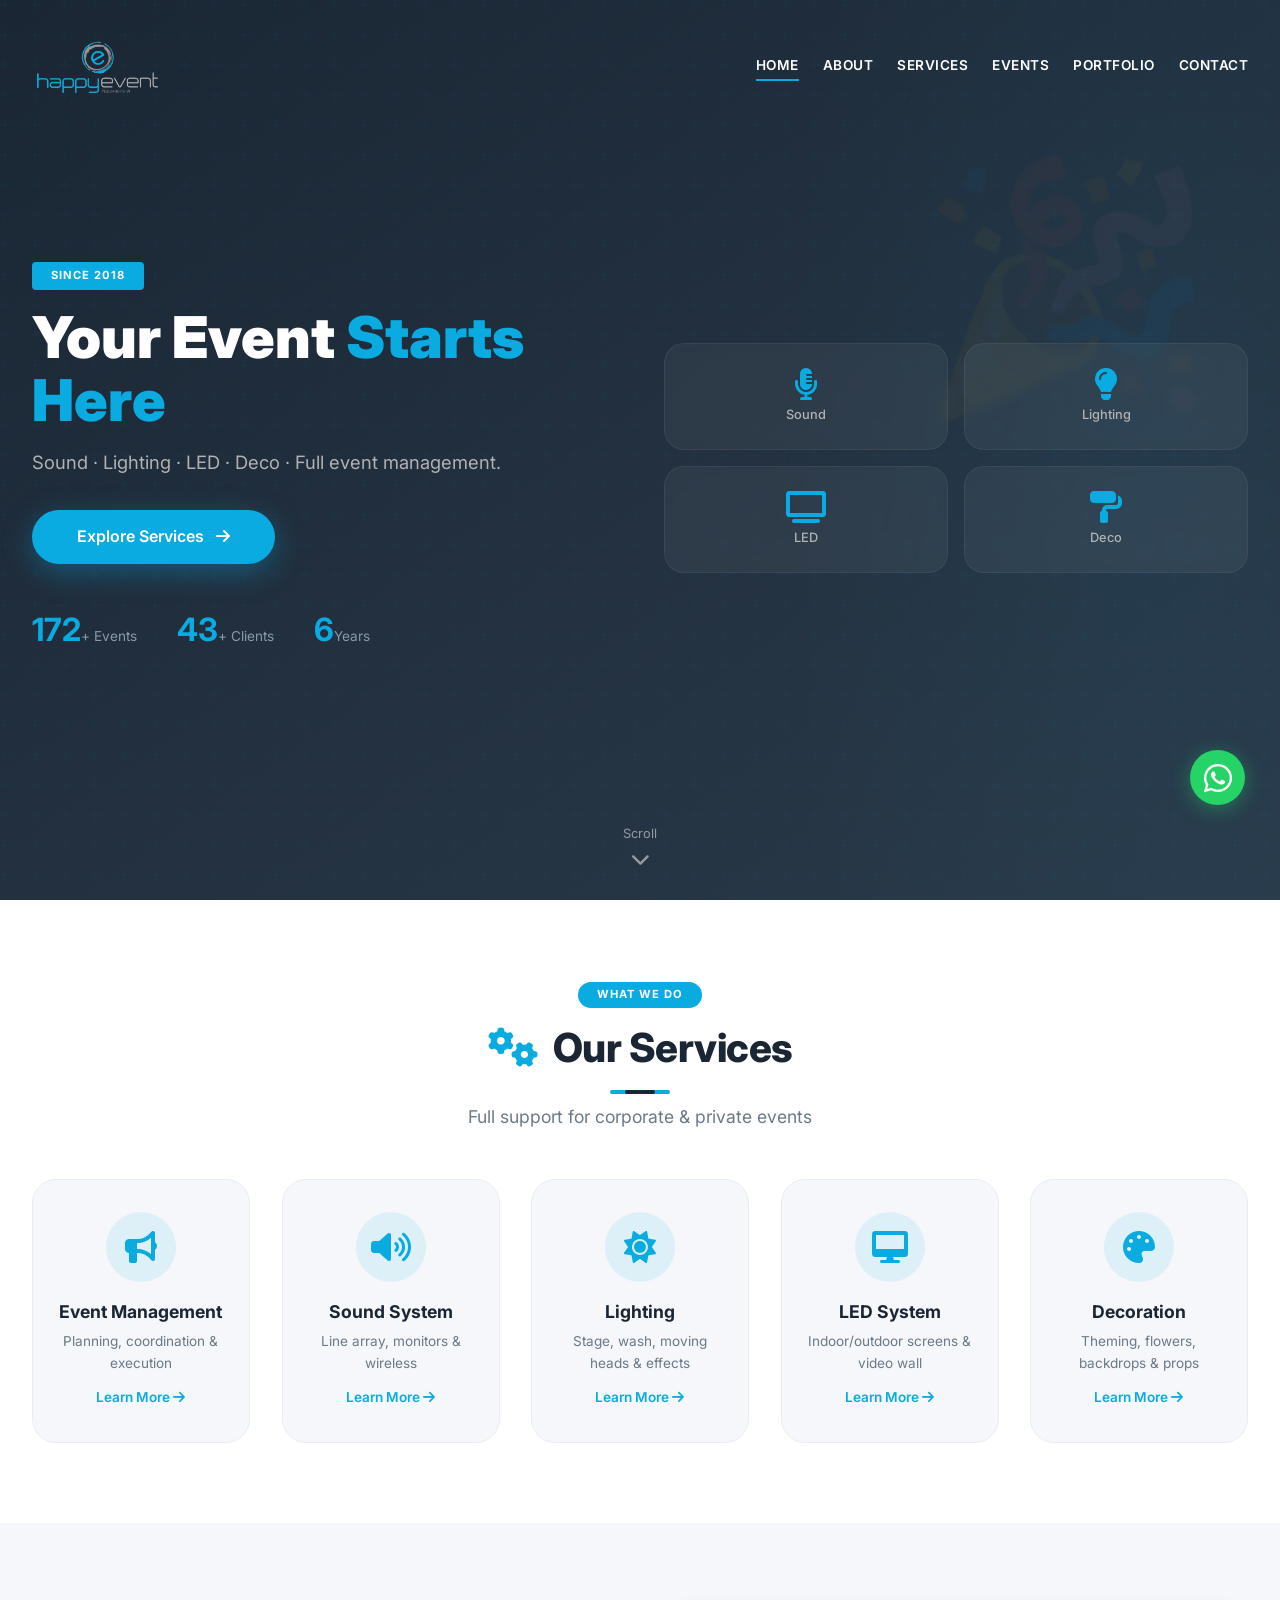
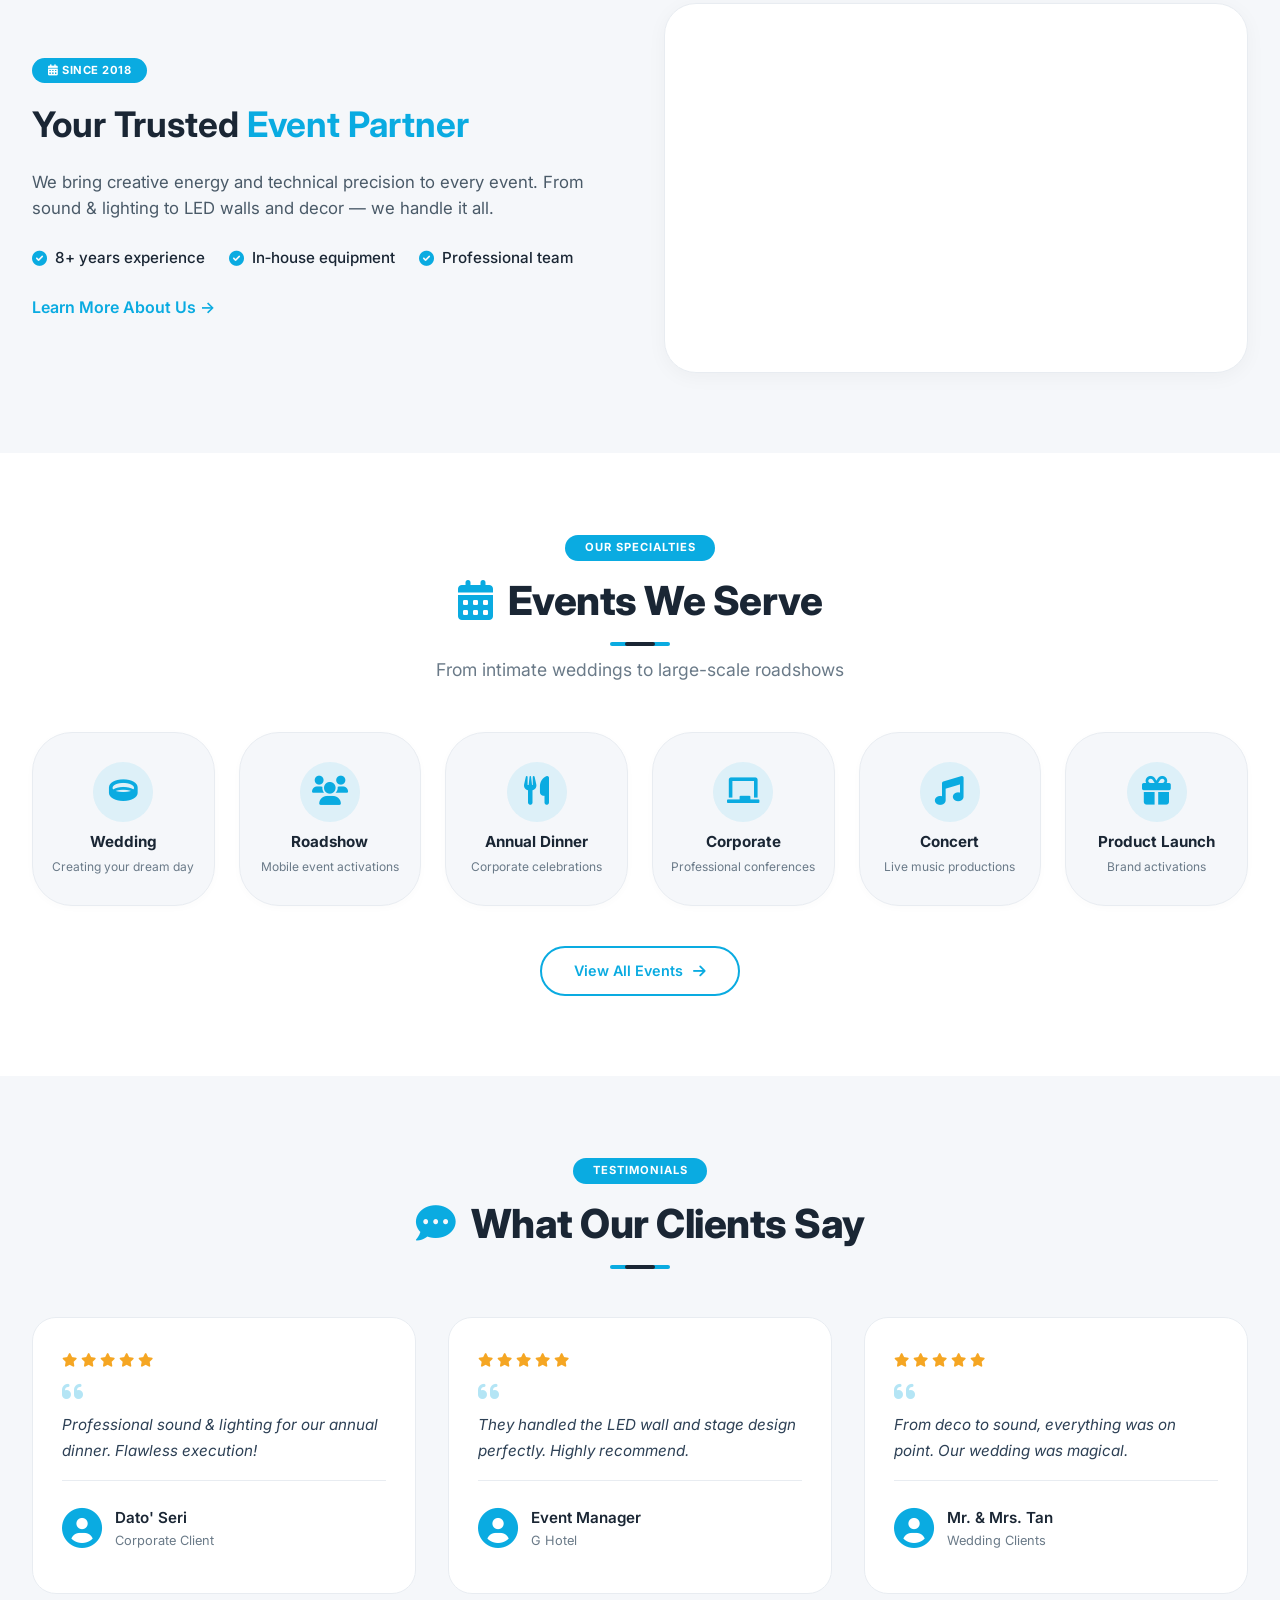
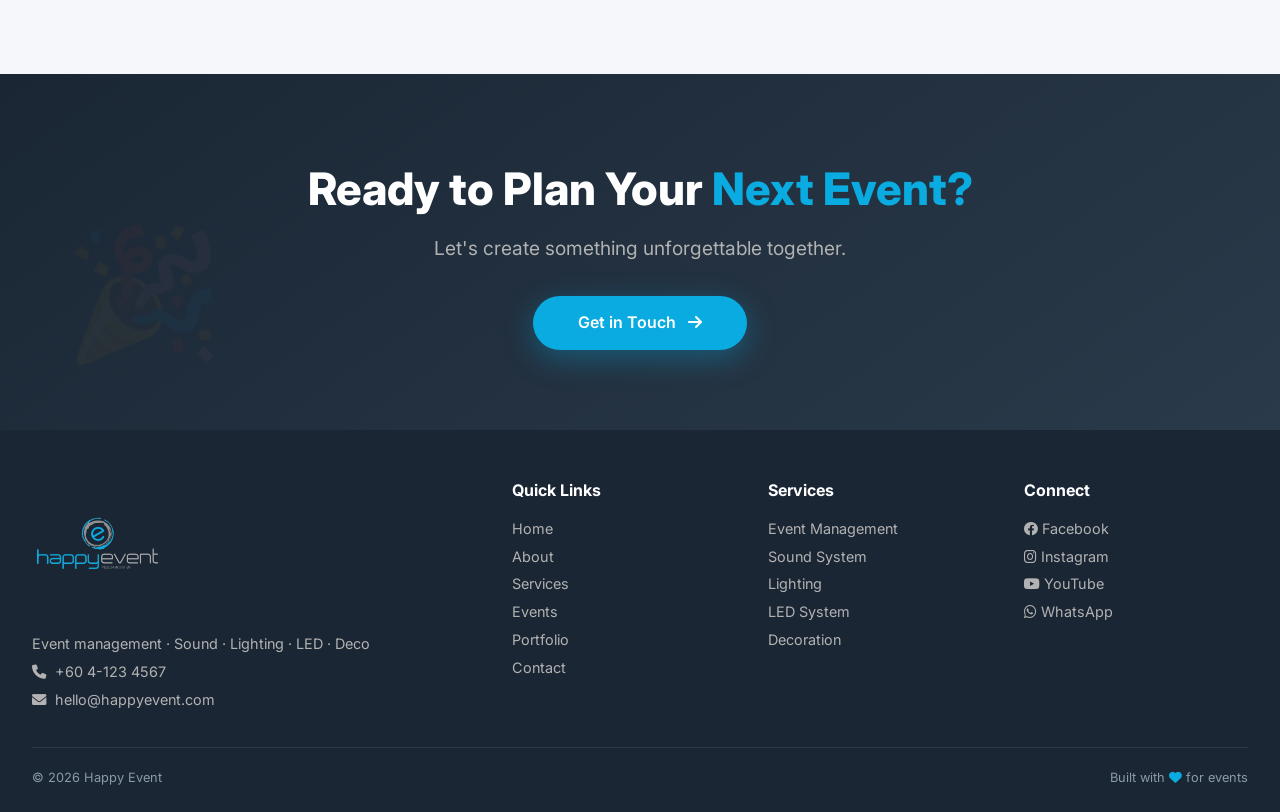
<file: index.html>
<!DOCTYPE html>
<html lang="en">
<head>
    <meta charset="UTF-8" />
    <meta name="viewport" content="width=device-width, initial-scale=1.0" />
    <title>Happy Event · Home</title>
    <link rel="icon" href="happy_event_logo.png" type="image/png" />
    <link rel="stylesheet" href="https://cdnjs.cloudflare.com/ajax/libs/font-awesome/6.0.0-beta3/css/all.min.css" />
    <link rel="preconnect" href="https://fonts.googleapis.com">
    <link rel="preconnect" href="https://fonts.gstatic.com" crossorigin>
    <link href="https://fonts.googleapis.com/css2?family=Inter:wght@300;400;500;600;700;800;900&display=swap" rel="stylesheet" />
    <link href="https://fonts.googleapis.com/css2?family=Montserrat:ital,wght@0,100..900;1,100..900&display=swap" rel="stylesheet">
    <link rel="stylesheet" href="https://unpkg.com/aos@2.3.1/dist/aos.css" />
    <link rel="stylesheet" href="css/style.css" />
</head>
<body>

    <!-- ===== HEADER ===== -->
    <header class="header" id="mainHeader">
        <div class="container">
            <a href="index.html" class="logo">
                <img src="happy_event_logo.png" alt="Happy Event" class="logo-image" />
            </a>
            <button class="hamburger" id="hamburger">
                <span></span><span></span><span></span>
            </button>
            <nav class="nav-menu" id="navMenu">
                <a href="index.html" class="active">Home</a>
                <a href="about.html">About</a>
                <a href="services.html">Services</a>
                <a href="events.html">Events</a>
                <a href="portfolio.html">Portfolio</a>
                <a href="contact.html">Contact</a>
            </nav>
        </div>
    </header>

    <!-- ===== HERO ===== -->
    <section class="hero" id="home">
        <div class="hero-overlay"></div>
        <div class="container">
            <div class="hero-content" data-aos="fade-up" data-aos-duration="1000">
                <span class="hero-badge pulse-animation">SINCE 2018</span>
                <h1>Your Event <span>Starts Here</span></h1>
                <p>Sound · Lighting · LED · Deco · Full event management.</p>
                <a href="services.html" class="hero-btn">Explore Services <i class="fas fa-arrow-right" style="margin-left:8px;"></i></a>
                <div class="hero-stats">
                    <div><span class="num" data-target="200">0</span><span class="label">+ Events</span></div>
                    <div><span class="num" data-target="50">0</span><span class="label">+ Clients</span></div>
                    <div><span class="num" data-target="8">0</span><span class="label">Years</span></div>
                </div>
            </div>
            <div class="hero-grid" data-aos="fade-left" data-aos-duration="1000" data-aos-delay="300">
                <div class="card" data-aos="zoom-in" data-aos-delay="400">
                    <i class="fas fa-microphone-alt"></i>
                    <span>Sound</span>
                </div>
                <div class="card" data-aos="zoom-in" data-aos-delay="500">
                    <i class="fas fa-lightbulb"></i>
                    <span>Lighting</span>
                </div>
                <div class="card" data-aos="zoom-in" data-aos-delay="600">
                    <i class="fas fa-tv"></i>
                    <span>LED</span>
                </div>
                <div class="card" data-aos="zoom-in" data-aos-delay="700">
                    <i class="fas fa-paint-roller"></i>
                    <span>Deco</span>
                </div>
            </div>
        </div>
        <div class="scroll-indicator">
            <span>Scroll</span>
            <i class="fas fa-chevron-down"></i>
        </div>
    </section>

    <!-- ===== SERVICES PREVIEW ===== -->
    <section class="services-preview" id="services">
        <div class="container">
            <div class="section-title" data-aos="fade-up">
                <span class="section-tag">What We Do</span>
                <h2><i class="fas fa-cogs"></i> Our Services</h2>
                <div class="line"></div>
                <p>Full support for corporate &amp; private events</p>
            </div>
            <div class="service-grid">
                <div class="service-card" data-aos="flip-up" data-aos-delay="100">
                    <div class="service-icon-wrapper">
                        <i class="fas fa-bullhorn"></i>
                    </div>
                    <h4>Event Management</h4>
                    <p>Planning, coordination &amp; execution</p>
                    <a href="services.html#event-management" class="service-link">Learn More <i class="fas fa-arrow-right"></i></a>
                </div>
                <div class="service-card" data-aos="flip-up" data-aos-delay="200">
                    <div class="service-icon-wrapper">
                        <i class="fas fa-volume-up"></i>
                    </div>
                    <h4>Sound System</h4>
                    <p>Line array, monitors &amp; wireless</p>
                    <a href="services.html#sound" class="service-link">Learn More <i class="fas fa-arrow-right"></i></a>
                </div>
                <div class="service-card" data-aos="flip-up" data-aos-delay="300">
                    <div class="service-icon-wrapper">
                        <i class="fas fa-sun"></i>
                    </div>
                    <h4>Lighting</h4>
                    <p>Stage, wash, moving heads &amp; effects</p>
                    <a href="services.html#lighting" class="service-link">Learn More <i class="fas fa-arrow-right"></i></a>
                </div>
                <div class="service-card" data-aos="flip-up" data-aos-delay="400">
                    <div class="service-icon-wrapper">
                        <i class="fas fa-desktop"></i>
                    </div>
                    <h4>LED System</h4>
                    <p>Indoor/outdoor screens &amp; video wall</p>
                    <a href="services.html#led" class="service-link">Learn More <i class="fas fa-arrow-right"></i></a>
                </div>
                <div class="service-card" data-aos="flip-up" data-aos-delay="500">
                    <div class="service-icon-wrapper">
                        <i class="fas fa-palette"></i>
                    </div>
                    <h4>Decoration</h4>
                    <p>Theming, flowers, backdrops &amp; props</p>
                    <a href="services.html#deco" class="service-link">Learn More <i class="fas fa-arrow-right"></i></a>
                </div>
            </div>
        </div>
    </section>

    <!-- ===== ABOUT PREVIEW ===== -->
    <section class="about-preview">
        <div class="container">
            <div class="about-grid">
                <div class="about-text" data-aos="fade-right">
                    <span class="badge-year"><i class="fas fa-calendar-alt"></i> Since 2018</span>
                    <h3>Your Trusted <span>Event Partner</span></h3>
                    <p>We bring creative energy and technical precision to every event. From sound &amp; lighting to LED walls and decor — we handle it all.</p>
                    <div class="about-features-mini">
                        <span><i class="fas fa-check-circle"></i> 8+ years experience</span>
                        <span><i class="fas fa-check-circle"></i> In‑house equipment</span>
                        <span><i class="fas fa-check-circle"></i> Professional team</span>
                    </div>
                    <a href="about.html" class="btn-about">Learn More About Us →</a>
                </div>
                <div class="about-image" data-aos="fade-left">
                    <div class="about-image-content">
                        <!-- Google Map Embed - Better Size -->
                        <div class="about-map-wrapper">
                            <iframe 
                                src="https://www.google.com/maps/embed?pb=!1m18!1m12!1m3!1d3972.1342667293006!2d100.30527007447526!3d5.396504235233991!2m3!1f0!2f0!3f0!3m2!1i1024!2i768!4f13.1!3m3!1m2!1s0x304ac3d3a1b20d13%3A0xe6d56ca9173d34f6!2sHappy%20Event!5e0!3m2!1sen!2smy!4v1786727329754!5m2!1sen!2smy" 
                                width="100%" 
                                height="280" 
                                style="border:0; border-radius:16px;" 
                                allowfullscreen="" 
                                loading="lazy" 
                                referrerpolicy="strict-origin-when-cross-origin">
                            </iframe>
                        </div>
                    </div>
                </div>
            </div>
        </div>
    </section>

    <!-- ===== EVENTS PREVIEW ===== -->
    <section class="events-preview">
        <div class="container">
            <div class="section-title" data-aos="fade-up">
                <span class="section-tag">Our Specialties</span>
                <h2><i class="fas fa-calendar-alt"></i> Events We Serve</h2>
                <div class="line"></div>
                <p>From intimate weddings to large-scale roadshows</p>
            </div>
            <div class="events-grid">
                <div class="event-item" data-aos="zoom-in" data-aos-delay="100">
                    <div class="event-icon-wrapper">
                        <i class="fas fa-ring"></i>
                    </div>
                    <h5>Wedding</h5>
                    <p>Creating your dream day</p>
                </div>
                <div class="event-item" data-aos="zoom-in" data-aos-delay="200">
                    <div class="event-icon-wrapper">
                        <i class="fas fa-users"></i>
                    </div>
                    <h5>Roadshow</h5>
                    <p>Mobile event activations</p>
                </div>
                <div class="event-item" data-aos="zoom-in" data-aos-delay="300">
                    <div class="event-icon-wrapper">
                        <i class="fas fa-utensils"></i>
                    </div>
                    <h5>Annual Dinner</h5>
                    <p>Corporate celebrations</p>
                </div>
                <div class="event-item" data-aos="zoom-in" data-aos-delay="400">
                    <div class="event-icon-wrapper">
                        <i class="fas fa-chalkboard"></i>
                    </div>
                    <h5>Corporate</h5>
                    <p>Professional conferences</p>
                </div>
                <div class="event-item" data-aos="zoom-in" data-aos-delay="500">
                    <div class="event-icon-wrapper">
                        <i class="fas fa-music"></i>
                    </div>
                    <h5>Concert</h5>
                    <p>Live music productions</p>
                </div>
                <div class="event-item" data-aos="zoom-in" data-aos-delay="600">
                    <div class="event-icon-wrapper">
                        <i class="fas fa-gift"></i>
                    </div>
                    <h5>Product Launch</h5>
                    <p>Brand activations</p>
                </div>
            </div>
            <div class="text-center" style="margin-top:2.5rem;">
                <a href="events.html" class="btn-outline">View All Events <i class="fas fa-arrow-right" style="margin-left:6px;"></i></a>
            </div>
        </div>
    </section>

    <!-- ===== TESTIMONIALS ===== -->
    <section class="testimonials">
        <div class="container">
            <div class="section-title" data-aos="fade-up">
                <span class="section-tag">Testimonials</span>
                <h2><i class="fas fa-comment-dots"></i> What Our Clients Say</h2>
                <div class="line"></div>
            </div>
            <div class="testimonial-grid">
                <div class="testi-card" data-aos="fade-up" data-aos-delay="100">
                    <div class="testi-rating">
                        <i class="fas fa-star"></i>
                        <i class="fas fa-star"></i>
                        <i class="fas fa-star"></i>
                        <i class="fas fa-star"></i>
                        <i class="fas fa-star"></i>
                    </div>
                    <i class="fas fa-quote-left testi-quote"></i>
                    <p>Professional sound & lighting for our annual dinner. Flawless execution!</p>
                    <div class="client">
                        <div class="client-avatar"><i class="fas fa-user-circle"></i></div>
                        <div class="client-info">
                            <span class="client-name">Dato' Seri</span>
                            <span class="client-role">Corporate Client</span>
                        </div>
                    </div>
                </div>
                <div class="testi-card" data-aos="fade-up" data-aos-delay="200">
                    <div class="testi-rating">
                        <i class="fas fa-star"></i>
                        <i class="fas fa-star"></i>
                        <i class="fas fa-star"></i>
                        <i class="fas fa-star"></i>
                        <i class="fas fa-star"></i>
                    </div>
                    <i class="fas fa-quote-left testi-quote"></i>
                    <p>They handled the LED wall and stage design perfectly. Highly recommend.</p>
                    <div class="client">
                        <div class="client-avatar"><i class="fas fa-user-circle"></i></div>
                        <div class="client-info">
                            <span class="client-name">Event Manager</span>
                            <span class="client-role">G Hotel</span>
                        </div>
                    </div>
                </div>
                <div class="testi-card" data-aos="fade-up" data-aos-delay="300">
                    <div class="testi-rating">
                        <i class="fas fa-star"></i>
                        <i class="fas fa-star"></i>
                        <i class="fas fa-star"></i>
                        <i class="fas fa-star"></i>
                        <i class="fas fa-star"></i>
                    </div>
                    <i class="fas fa-quote-left testi-quote"></i>
                    <p>From deco to sound, everything was on point. Our wedding was magical.</p>
                    <div class="client">
                        <div class="client-avatar"><i class="fas fa-user-circle"></i></div>
                        <div class="client-info">
                            <span class="client-name">Mr. & Mrs. Tan</span>
                            <span class="client-role">Wedding Clients</span>
                        </div>
                    </div>
                </div>
            </div>
        </div>
    </section>

    <!-- ===== CTA SECTION ===== -->
    <section class="cta-section">
        <div class="container">
            <div class="cta-content" data-aos="zoom-in">
                <h2>Ready to Plan Your <span>Next Event?</span></h2>
                <p>Let's create something unforgettable together.</p>
                <a href="contact.html" class="cta-btn">Get in Touch <i class="fas fa-arrow-right" style="margin-left:8px;"></i></a>
            </div>
        </div>
    </section>

    <!-- ===== FOOTER ===== -->
    <footer class="footer">
        <div class="container">
            <div class="footer-grid">
                <div data-aos="fade-up">
                    <img src="happy_event_logo.png" alt="Happy Event" class="footer-logo" />
                    <p style="margin-top:0.5rem;">Event management · Sound · Lighting · LED · Deco</p>
                    <p><i class="fas fa-phone" style="width:1.2rem;"></i> +60 4-123 4567</p>
                    <p><i class="fas fa-envelope" style="width:1.2rem;"></i> hello@happyevent.com</p>
                </div>
                <div data-aos="fade-up" data-aos-delay="100">
                    <h4>Quick Links</h4>
                    <a href="index.html">Home</a>
                    <a href="about.html">About</a>
                    <a href="services.html">Services</a>
                    <a href="events.html">Events</a>
                    <a href="portfolio.html">Portfolio</a>
                    <a href="contact.html">Contact</a>
                </div>
                <div data-aos="fade-up" data-aos-delay="200">
                    <h4>Services</h4>
                    <a href="services.html#event-management">Event Management</a>
                    <a href="services.html#sound">Sound System</a>
                    <a href="services.html#lighting">Lighting</a>
                    <a href="services.html#led">LED System</a>
                    <a href="services.html#deco">Decoration</a>
                </div>
                <div data-aos="fade-up" data-aos-delay="300">
                    <h4>Connect</h4>
                    <a href="#"><i class="fab fa-facebook"></i> Facebook</a>
                    <a href="#"><i class="fab fa-instagram"></i> Instagram</a>
                    <a href="#"><i class="fab fa-youtube"></i> YouTube</a>
                    <a href="#"><i class="fab fa-whatsapp"></i> WhatsApp</a>
                </div>
            </div>
            <div class="footer-bottom">
                <span>© 2026 Happy Event</span>
                <span>Built with <i class="fas fa-heart" style="color:#0aabe1;"></i> for events</span>
            </div>
        </div>
    </footer>

    <!-- ===== WHATSAPP FLOAT ===== -->
    <a href="https://wa.me/60123456789?text=Hi%2C%20I%27m%20interested%20in%20your%20event%20services" class="whatsapp-float" target="_blank" data-aos="fade-up" data-aos-duration="800" data-aos-delay="1000">
        <i class="fab fa-whatsapp"></i>
    </a>

    <!-- ===== BACK TO TOP ===== -->
    <button class="back-top" id="backTop"><i class="fas fa-chevron-up"></i></button>

    <script src="https://unpkg.com/aos@2.3.1/dist/aos.js"></script>
    <script src="js/main.js"></script>
    <script>
        AOS.init({
            duration: 800,
            once: true,
            offset: 100
        });

        document.addEventListener('DOMContentLoaded', function() {
            const counters = document.querySelectorAll('.num');
            const observer = new IntersectionObserver((entries) => {
                entries.forEach(entry => {
                    if (entry.isIntersecting) {
                        const target = parseInt(entry.target.getAttribute('data-target'));
                        let current = 0;
                        const increment = target / 50;
                        const timer = setInterval(() => {
                            current += increment;
                            if (current >= target) {
                                entry.target.textContent = target;
                                clearInterval(timer);
                            } else {
                                entry.target.textContent = Math.floor(current);
                            }
                        }, 40);
                        observer.unobserve(entry.target);
                    }
                });
            }, { threshold: 0.5 });
            counters.forEach(counter => observer.observe(counter));
        });
    </script>
</body>
</html>
</file>
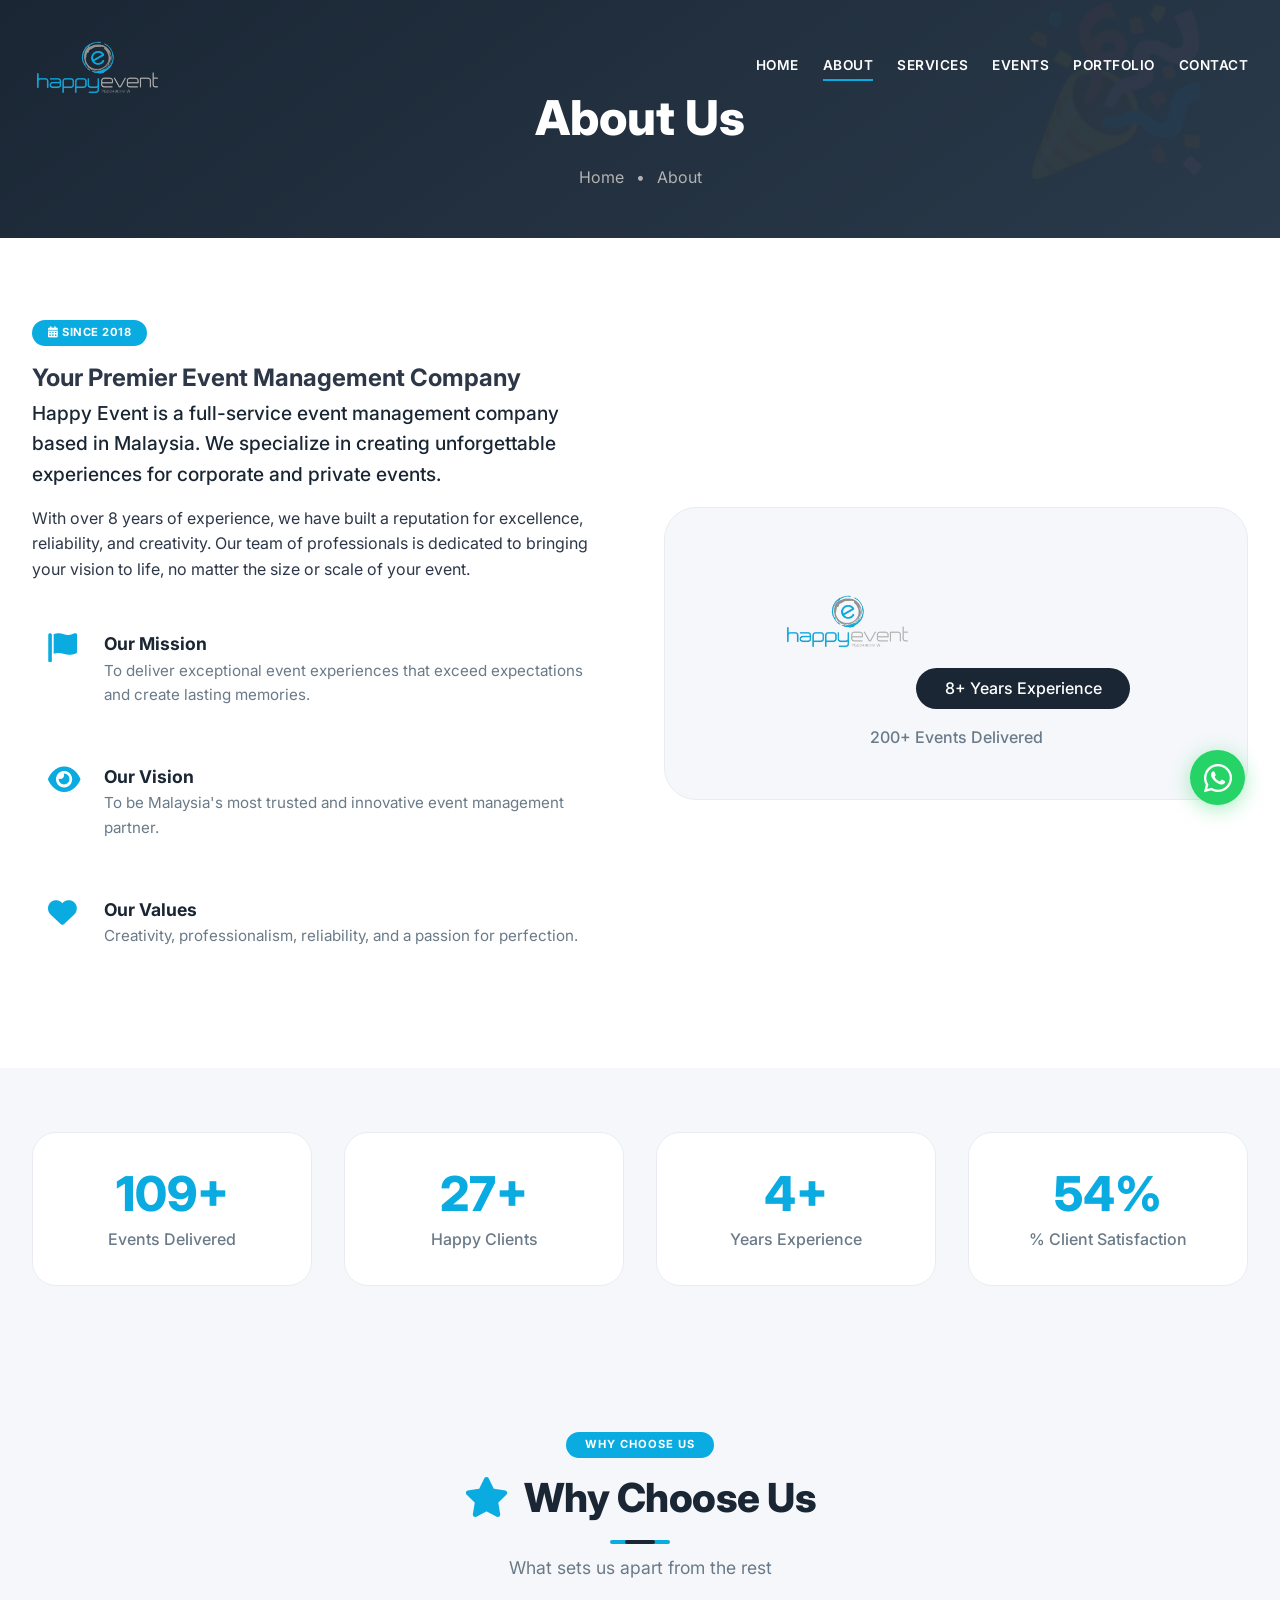
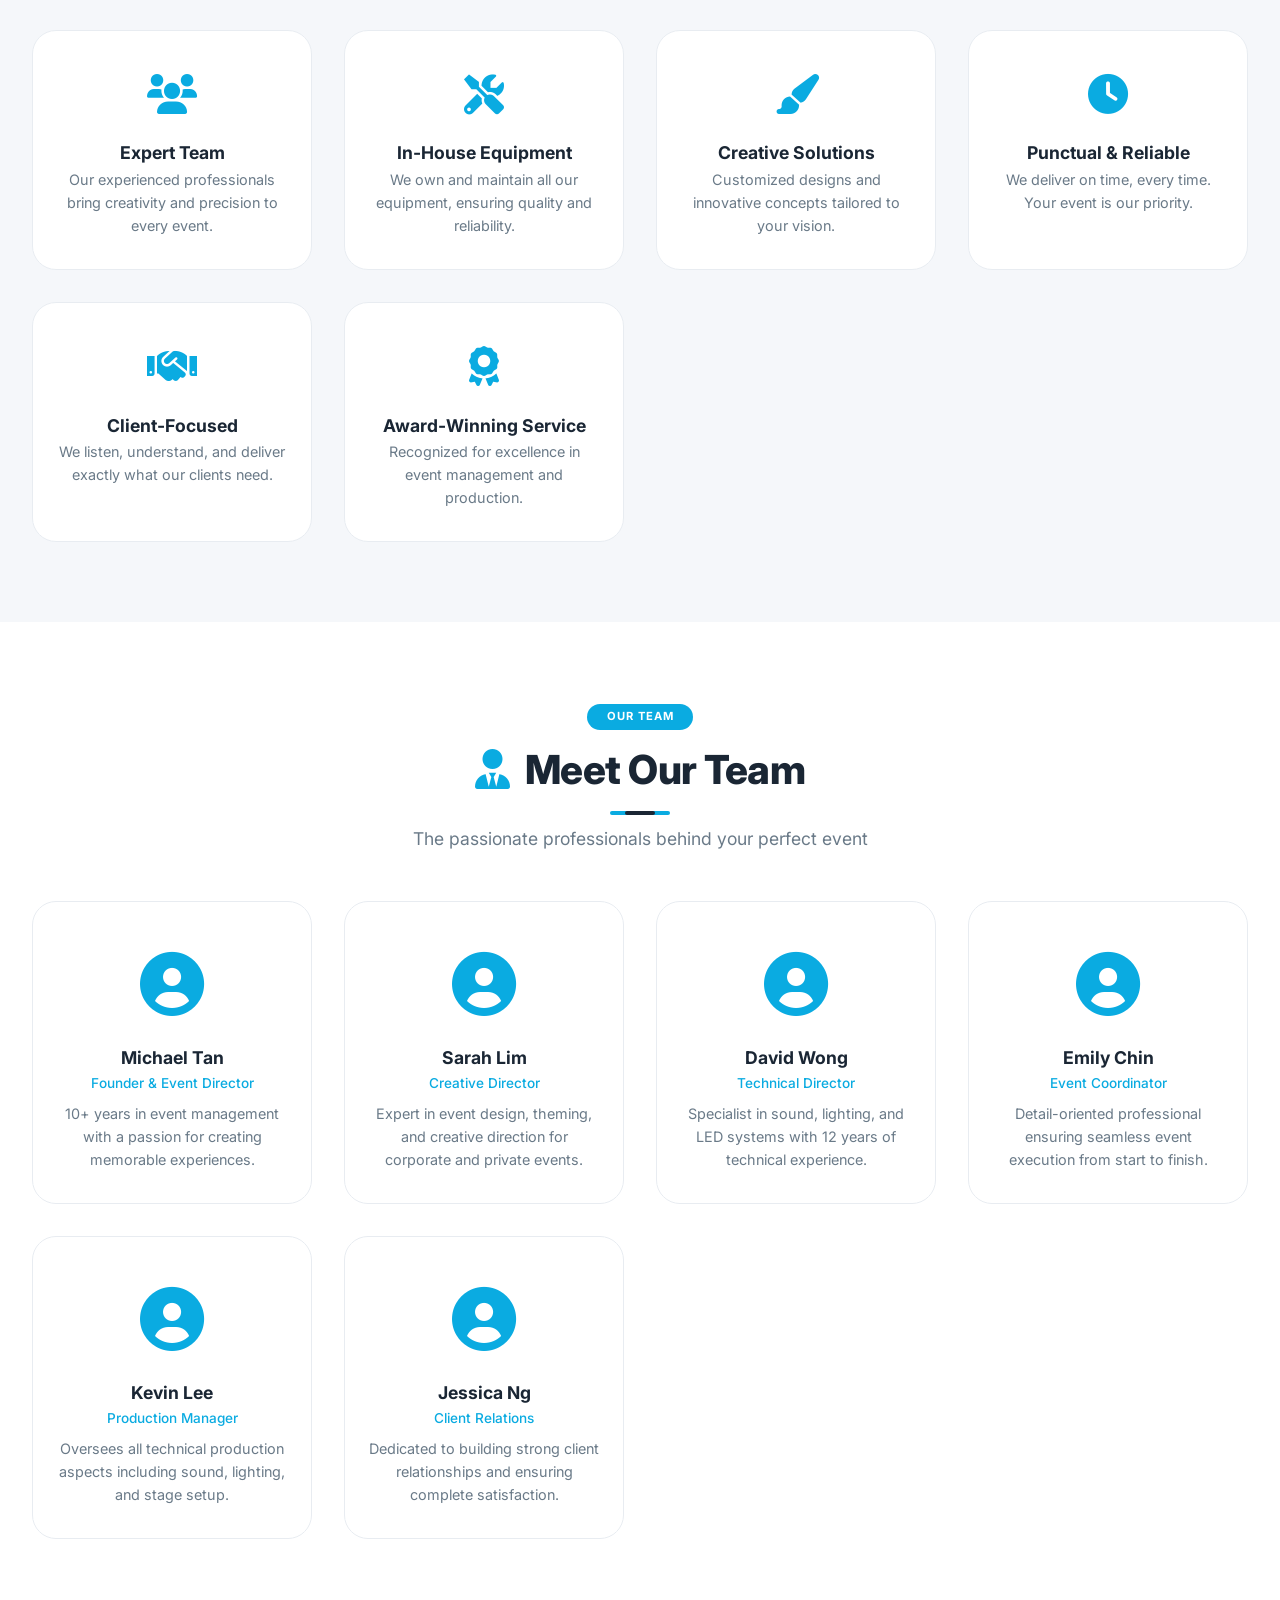
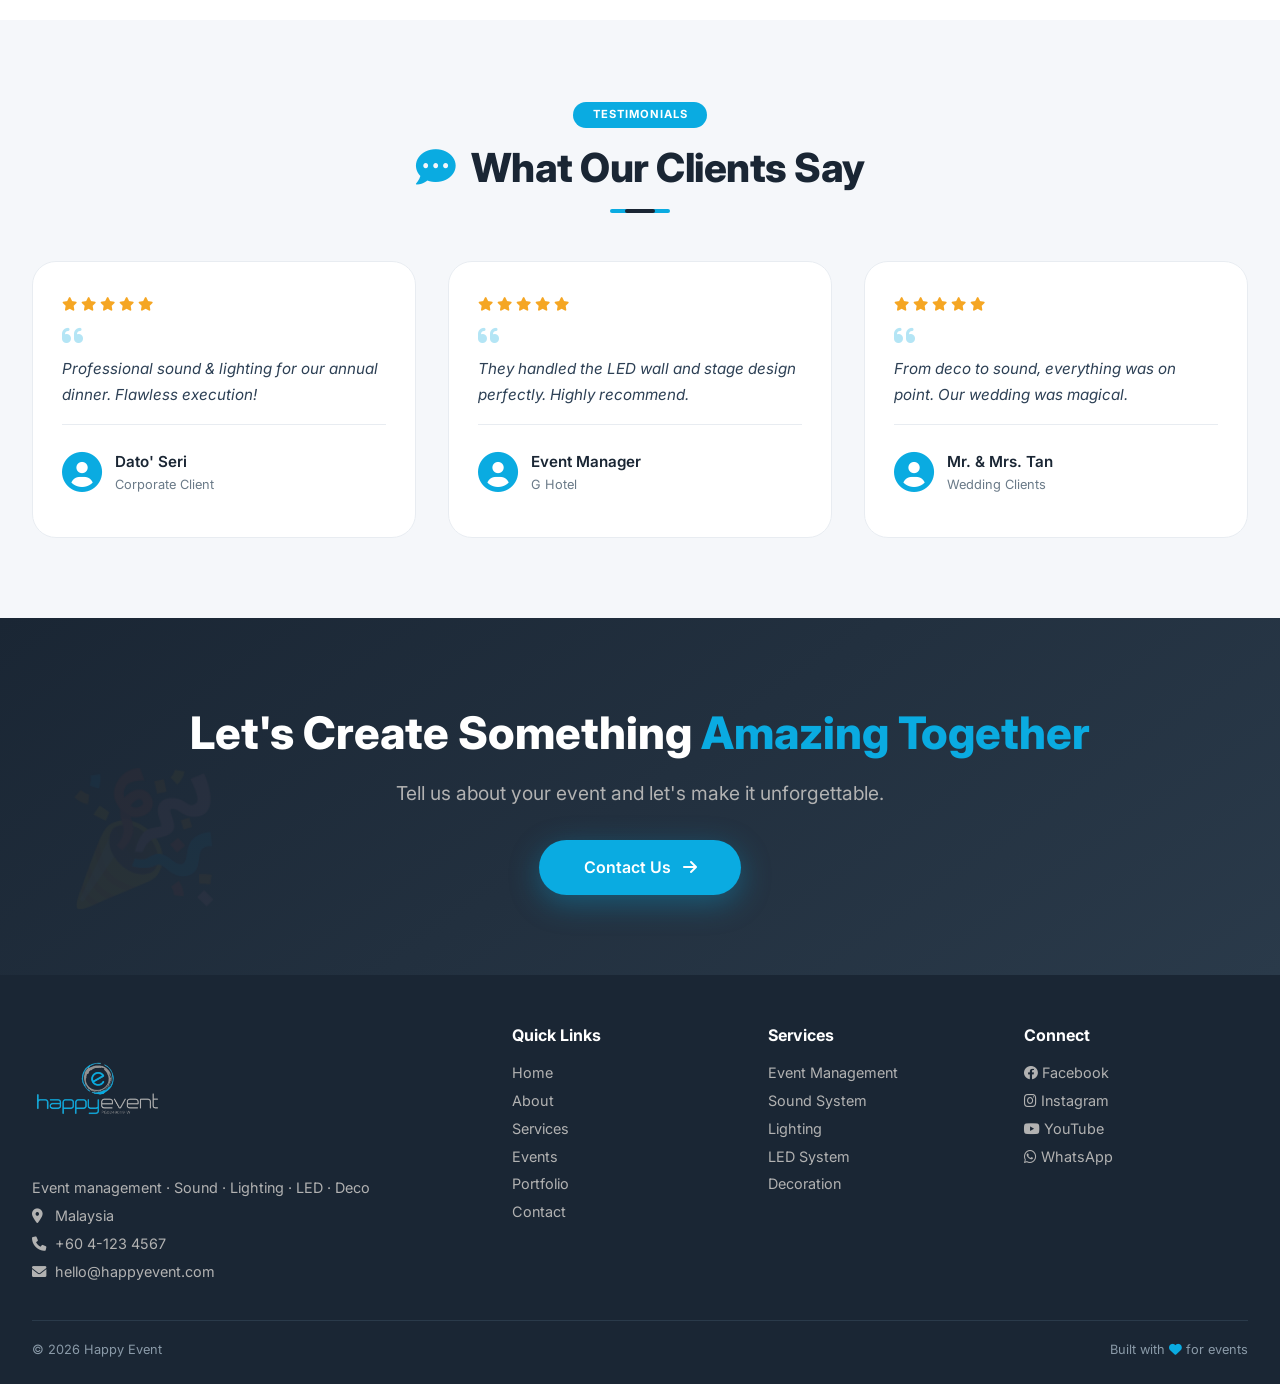
<file: about.html>
<!DOCTYPE html>
<html lang="en">
<head>
    <meta charset="UTF-8" />
    <meta name="viewport" content="width=device-width, initial-scale=1.0" />
    <title>Happy Event · About</title>
    <link rel="icon" href="happy_event_logo.png" type="image/png" />
    <link rel="stylesheet" href="https://cdnjs.cloudflare.com/ajax/libs/font-awesome/6.0.0-beta3/css/all.min.css" />
    <link rel="preconnect" href="https://fonts.googleapis.com">
    <link rel="preconnect" href="https://fonts.gstatic.com" crossorigin>
    <link href="https://fonts.googleapis.com/css2?family=Inter:wght@300;400;500;600;700;800;900&display=swap" rel="stylesheet" />
    <link href="https://fonts.googleapis.com/css2?family=Montserrat:ital,wght@0,100..900;1,100..900&display=swap" rel="stylesheet">
    <link rel="stylesheet" href="https://unpkg.com/aos@2.3.1/dist/aos.css" />
    <link rel="stylesheet" href="css/style.css" />
</head>
<body>

    <header class="header" id="mainHeader">
        <div class="container">
            <a href="index.html" class="logo">
                <img src="happy_event_logo.png" alt="Happy Event" class="logo-image" />
            </a>
            <button class="hamburger" id="hamburger">
                <span></span><span></span><span></span>
            </button>
            <nav class="nav-menu" id="navMenu">
                <a href="index.html">Home</a>
                <a href="about.html" class="active">About</a>
                <a href="services.html">Services</a>
                <a href="events.html">Events</a>
                <a href="portfolio.html">Portfolio</a>
                <a href="contact.html">Contact</a>
            </nav>
        </div>
    </header>

    <section class="page-header">
        <div class="container" data-aos="fade-up">
            <h1>About Us</h1>
            <div class="breadcrumbs">
                <a href="index.html">Home</a> <span class="sep">•</span> <span>About</span>
            </div>
        </div>
    </section>

    <section class="about-main">
        <div class="container">
            <div class="about-grid-full">
                <div class="about-content" data-aos="fade-right">
                    <span class="badge-year"><i class="fas fa-calendar-alt"></i> Since 2018</span>
                    <h2>Your Premier <span>Event Management Company</span></h2>
                    <p class="lead">Happy Event is a full-service event management company based in Malaysia. We specialize in creating unforgettable experiences for corporate and private events.</p>
                    <p>With over 8 years of experience, we have built a reputation for excellence, reliability, and creativity. Our team of professionals is dedicated to bringing your vision to life, no matter the size or scale of your event.</p>
                    
                    <div class="about-features">
                        <div class="feature" data-aos="fade-up" data-aos-delay="100">
                            <i class="fas fa-flag"></i>
                            <div>
                                <h4>Our Mission</h4>
                                <p>To deliver exceptional event experiences that exceed expectations and create lasting memories.</p>
                            </div>
                        </div>
                        <div class="feature" data-aos="fade-up" data-aos-delay="200">
                            <i class="fas fa-eye"></i>
                            <div>
                                <h4>Our Vision</h4>
                                <p>To be Malaysia's most trusted and innovative event management partner.</p>
                            </div>
                        </div>
                        <div class="feature" data-aos="fade-up" data-aos-delay="300">
                            <i class="fas fa-heart"></i>
                            <div>
                                <h4>Our Values</h4>
                                <p>Creativity, professionalism, reliability, and a passion for perfection.</p>
                            </div>
                        </div>
                    </div>
                </div>
                <div class="about-side-image" data-aos="fade-left">
                    <div class="image-placeholder floating">
                        <img src="happy_event_logo.png" alt="Happy Event" class="about-page-logo" />
                        <div class="badge">8+ Years Experience</div>
                        <p style="margin-top:1rem; color:#6a7a88; font-weight:500;">200+ Events Delivered</p>
                    </div>
                </div>
            </div>
        </div>
    </section>

    <section class="stats-section">
        <div class="container">
            <div class="stats-grid">
                <div class="stat-box" data-aos="flip-up" data-aos-delay="100">
                    <div class="stat-number" data-target="200">0</div>
                    <div class="stat-label">Events Delivered</div>
                </div>
                <div class="stat-box" data-aos="flip-up" data-aos-delay="200">
                    <div class="stat-number" data-target="50">0</div>
                    <div class="stat-label">Happy Clients</div>
                </div>
                <div class="stat-box" data-aos="flip-up" data-aos-delay="300">
                    <div class="stat-number" data-target="8">0</div>
                    <div class="stat-label">Years Experience</div>
                </div>
                <div class="stat-box" data-aos="flip-up" data-aos-delay="400">
                    <div class="stat-number" data-target="100">0</div>
                    <div class="stat-label">% Client Satisfaction</div>
                </div>
            </div>
        </div>
    </section>

    <section class="why-us">
        <div class="container">
            <div class="section-title" data-aos="fade-up">
                <span class="section-tag">Why Choose Us</span>
                <h2><i class="fas fa-star"></i> Why Choose Us</h2>
                <div class="line"></div>
                <p>What sets us apart from the rest</p>
            </div>
            <div class="why-grid">
                <div class="why-card" data-aos="zoom-in" data-aos-delay="100">
                    <div class="icon"><i class="fas fa-users"></i></div>
                    <h4>Expert Team</h4>
                    <p>Our experienced professionals bring creativity and precision to every event.</p>
                </div>
                <div class="why-card" data-aos="zoom-in" data-aos-delay="200">
                    <div class="icon"><i class="fas fa-tools"></i></div>
                    <h4>In-House Equipment</h4>
                    <p>We own and maintain all our equipment, ensuring quality and reliability.</p>
                </div>
                <div class="why-card" data-aos="zoom-in" data-aos-delay="300">
                    <div class="icon"><i class="fas fa-paint-brush"></i></div>
                    <h4>Creative Solutions</h4>
                    <p>Customized designs and innovative concepts tailored to your vision.</p>
                </div>
                <div class="why-card" data-aos="zoom-in" data-aos-delay="400">
                    <div class="icon"><i class="fas fa-clock"></i></div>
                    <h4>Punctual & Reliable</h4>
                    <p>We deliver on time, every time. Your event is our priority.</p>
                </div>
                <div class="why-card" data-aos="zoom-in" data-aos-delay="500">
                    <div class="icon"><i class="fas fa-handshake"></i></div>
                    <h4>Client-Focused</h4>
                    <p>We listen, understand, and deliver exactly what our clients need.</p>
                </div>
                <div class="why-card" data-aos="zoom-in" data-aos-delay="600">
                    <div class="icon"><i class="fas fa-award"></i></div>
                    <h4>Award-Winning Service</h4>
                    <p>Recognized for excellence in event management and production.</p>
                </div>
            </div>
        </div>
    </section>

    <section class="team">
        <div class="container">
            <div class="section-title" data-aos="fade-up">
                <span class="section-tag">Our Team</span>
                <h2><i class="fas fa-user-tie"></i> Meet Our Team</h2>
                <div class="line"></div>
                <p>The passionate professionals behind your perfect event</p>
            </div>
            <div class="team-grid">
                <div class="team-member" data-aos="flip-left" data-aos-delay="100">
                    <div class="avatar"><i class="fas fa-user-circle"></i></div>
                    <h4>Michael Tan</h4>
                    <span class="role">Founder & Event Director</span>
                    <p>10+ years in event management with a passion for creating memorable experiences.</p>
                </div>
                <div class="team-member" data-aos="flip-left" data-aos-delay="200">
                    <div class="avatar"><i class="fas fa-user-circle"></i></div>
                    <h4>Sarah Lim</h4>
                    <span class="role">Creative Director</span>
                    <p>Expert in event design, theming, and creative direction for corporate and private events.</p>
                </div>
                <div class="team-member" data-aos="flip-left" data-aos-delay="300">
                    <div class="avatar"><i class="fas fa-user-circle"></i></div>
                    <h4>David Wong</h4>
                    <span class="role">Technical Director</span>
                    <p>Specialist in sound, lighting, and LED systems with 12 years of technical experience.</p>
                </div>
                <div class="team-member" data-aos="flip-left" data-aos-delay="400">
                    <div class="avatar"><i class="fas fa-user-circle"></i></div>
                    <h4>Emily Chin</h4>
                    <span class="role">Event Coordinator</span>
                    <p>Detail-oriented professional ensuring seamless event execution from start to finish.</p>
                </div>
                <div class="team-member" data-aos="flip-left" data-aos-delay="500">
                    <div class="avatar"><i class="fas fa-user-circle"></i></div>
                    <h4>Kevin Lee</h4>
                    <span class="role">Production Manager</span>
                    <p>Oversees all technical production aspects including sound, lighting, and stage setup.</p>
                </div>
                <div class="team-member" data-aos="flip-left" data-aos-delay="600">
                    <div class="avatar"><i class="fas fa-user-circle"></i></div>
                    <h4>Jessica Ng</h4>
                    <span class="role">Client Relations</span>
                    <p>Dedicated to building strong client relationships and ensuring complete satisfaction.</p>
                </div>
            </div>
        </div>
    </section>

    <section class="testimonials">
        <div class="container">
            <div class="section-title" data-aos="fade-up">
                <span class="section-tag">Testimonials</span>
                <h2><i class="fas fa-comment-dots"></i> What Our Clients Say</h2>
                <div class="line"></div>
            </div>
            <div class="testimonial-grid">
                <div class="testi-card" data-aos="fade-up" data-aos-delay="100">
                    <div class="testi-rating">
                        <i class="fas fa-star"></i>
                        <i class="fas fa-star"></i>
                        <i class="fas fa-star"></i>
                        <i class="fas fa-star"></i>
                        <i class="fas fa-star"></i>
                    </div>
                    <i class="fas fa-quote-left testi-quote"></i>
                    <p>Professional sound & lighting for our annual dinner. Flawless execution!</p>
                    <div class="client">
                        <div class="client-avatar"><i class="fas fa-user-circle"></i></div>
                        <div class="client-info">
                            <span class="client-name">Dato' Seri</span>
                            <span class="client-role">Corporate Client</span>
                        </div>
                    </div>
                </div>
                <div class="testi-card" data-aos="fade-up" data-aos-delay="200">
                    <div class="testi-rating">
                        <i class="fas fa-star"></i>
                        <i class="fas fa-star"></i>
                        <i class="fas fa-star"></i>
                        <i class="fas fa-star"></i>
                        <i class="fas fa-star"></i>
                    </div>
                    <i class="fas fa-quote-left testi-quote"></i>
                    <p>They handled the LED wall and stage design perfectly. Highly recommend.</p>
                    <div class="client">
                        <div class="client-avatar"><i class="fas fa-user-circle"></i></div>
                        <div class="client-info">
                            <span class="client-name">Event Manager</span>
                            <span class="client-role">G Hotel</span>
                        </div>
                    </div>
                </div>
                <div class="testi-card" data-aos="fade-up" data-aos-delay="300">
                    <div class="testi-rating">
                        <i class="fas fa-star"></i>
                        <i class="fas fa-star"></i>
                        <i class="fas fa-star"></i>
                        <i class="fas fa-star"></i>
                        <i class="fas fa-star"></i>
                    </div>
                    <i class="fas fa-quote-left testi-quote"></i>
                    <p>From deco to sound, everything was on point. Our wedding was magical.</p>
                    <div class="client">
                        <div class="client-avatar"><i class="fas fa-user-circle"></i></div>
                        <div class="client-info">
                            <span class="client-name">Mr. & Mrs. Tan</span>
                            <span class="client-role">Wedding Clients</span>
                        </div>
                    </div>
                </div>
            </div>
        </div>
    </section>

    <section class="cta-section">
        <div class="container">
            <div class="cta-content" data-aos="zoom-in">
                <h2>Let's Create Something <span>Amazing Together</span></h2>
                <p>Tell us about your event and let's make it unforgettable.</p>
                <a href="contact.html" class="cta-btn">Contact Us <i class="fas fa-arrow-right" style="margin-left:8px;"></i></a>
            </div>
        </div>
    </section>

    <footer class="footer">
        <div class="container">
            <div class="footer-grid">
                <div data-aos="fade-up">
                    <img src="happy_event_logo.png" alt="Happy Event" class="footer-logo" />
                    <p style="margin-top:0.5rem;">Event management · Sound · Lighting · LED · Deco</p>
                    <p><i class="fas fa-map-marker-alt" style="width:1.2rem;"></i> Malaysia</p>
                    <p><i class="fas fa-phone" style="width:1.2rem;"></i> +60 4-123 4567</p>
                    <p><i class="fas fa-envelope" style="width:1.2rem;"></i> hello@happyevent.com</p>
                </div>
                <div data-aos="fade-up" data-aos-delay="100">
                    <h4>Quick Links</h4>
                    <a href="index.html">Home</a>
                    <a href="about.html">About</a>
                    <a href="services.html">Services</a>
                    <a href="events.html">Events</a>
                    <a href="portfolio.html">Portfolio</a>
                    <a href="contact.html">Contact</a>
                </div>
                <div data-aos="fade-up" data-aos-delay="200">
                    <h4>Services</h4>
                    <a href="services.html#event-management">Event Management</a>
                    <a href="services.html#sound">Sound System</a>
                    <a href="services.html#lighting">Lighting</a>
                    <a href="services.html#led">LED System</a>
                    <a href="services.html#deco">Decoration</a>
                </div>
                <div data-aos="fade-up" data-aos-delay="300">
                    <h4>Connect</h4>
                    <a href="#"><i class="fab fa-facebook"></i> Facebook</a>
                    <a href="#"><i class="fab fa-instagram"></i> Instagram</a>
                    <a href="#"><i class="fab fa-youtube"></i> YouTube</a>
                    <a href="#"><i class="fab fa-whatsapp"></i> WhatsApp</a>
                </div>
            </div>
            <div class="footer-bottom">
                <span>© 2026 Happy Event</span>
                <span>Built with <i class="fas fa-heart" style="color:#0aabe1;"></i> for events</span>
            </div>
        </div>
    </footer>

    <a href="https://wa.me/60123456789?text=Hi%2C%20I%27m%20interested%20in%20your%20event%20services" class="whatsapp-float" target="_blank" data-aos="fade-up" data-aos-duration="800" data-aos-delay="1000">
        <i class="fab fa-whatsapp"></i>
    </a>

    <button class="back-top" id="backTop"><i class="fas fa-chevron-up"></i></button>

    <script src="https://unpkg.com/aos@2.3.1/dist/aos.js"></script>
    <script src="js/main.js"></script>
    <script>
        AOS.init({
            duration: 800,
            once: true,
            offset: 100
        });

        document.addEventListener('DOMContentLoaded', function() {
            const statNumbers = document.querySelectorAll('.stat-number');
            const observer = new IntersectionObserver((entries) => {
                entries.forEach(entry => {
                    if (entry.isIntersecting) {
                        const target = parseInt(entry.target.getAttribute('data-target'));
                        let current = 0;
                        const increment = target / 60;
                        const timer = setInterval(() => {
                            current += increment;
                            if (current >= target) {
                                entry.target.textContent = target + (target === 100 ? '%' : '+');
                                clearInterval(timer);
                            } else {
                                entry.target.textContent = Math.floor(current) + (target === 100 ? '%' : '+');
                            }
                        }, 30);
                        observer.unobserve(entry.target);
                    }
                });
            }, { threshold: 0.5 });
            statNumbers.forEach(stat => observer.observe(stat));
        });
    </script>
</body>
</html>
</file>
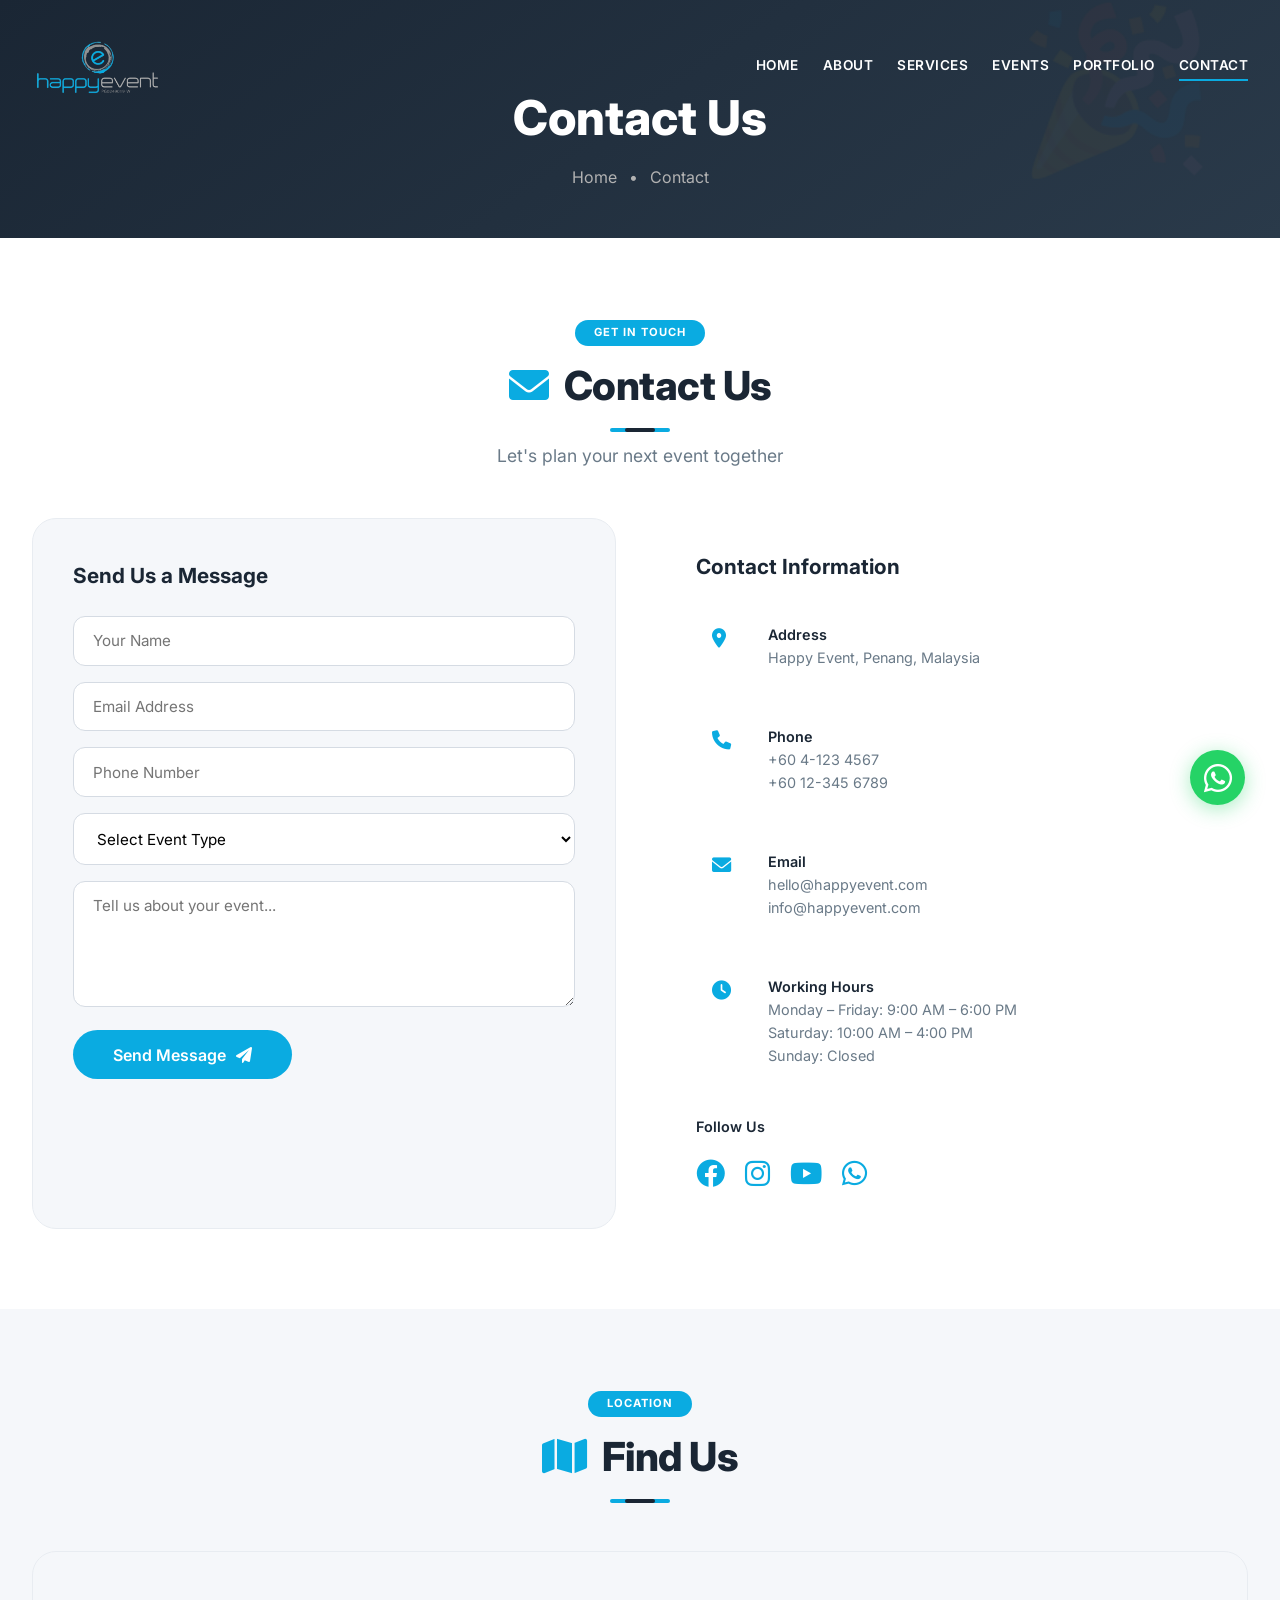
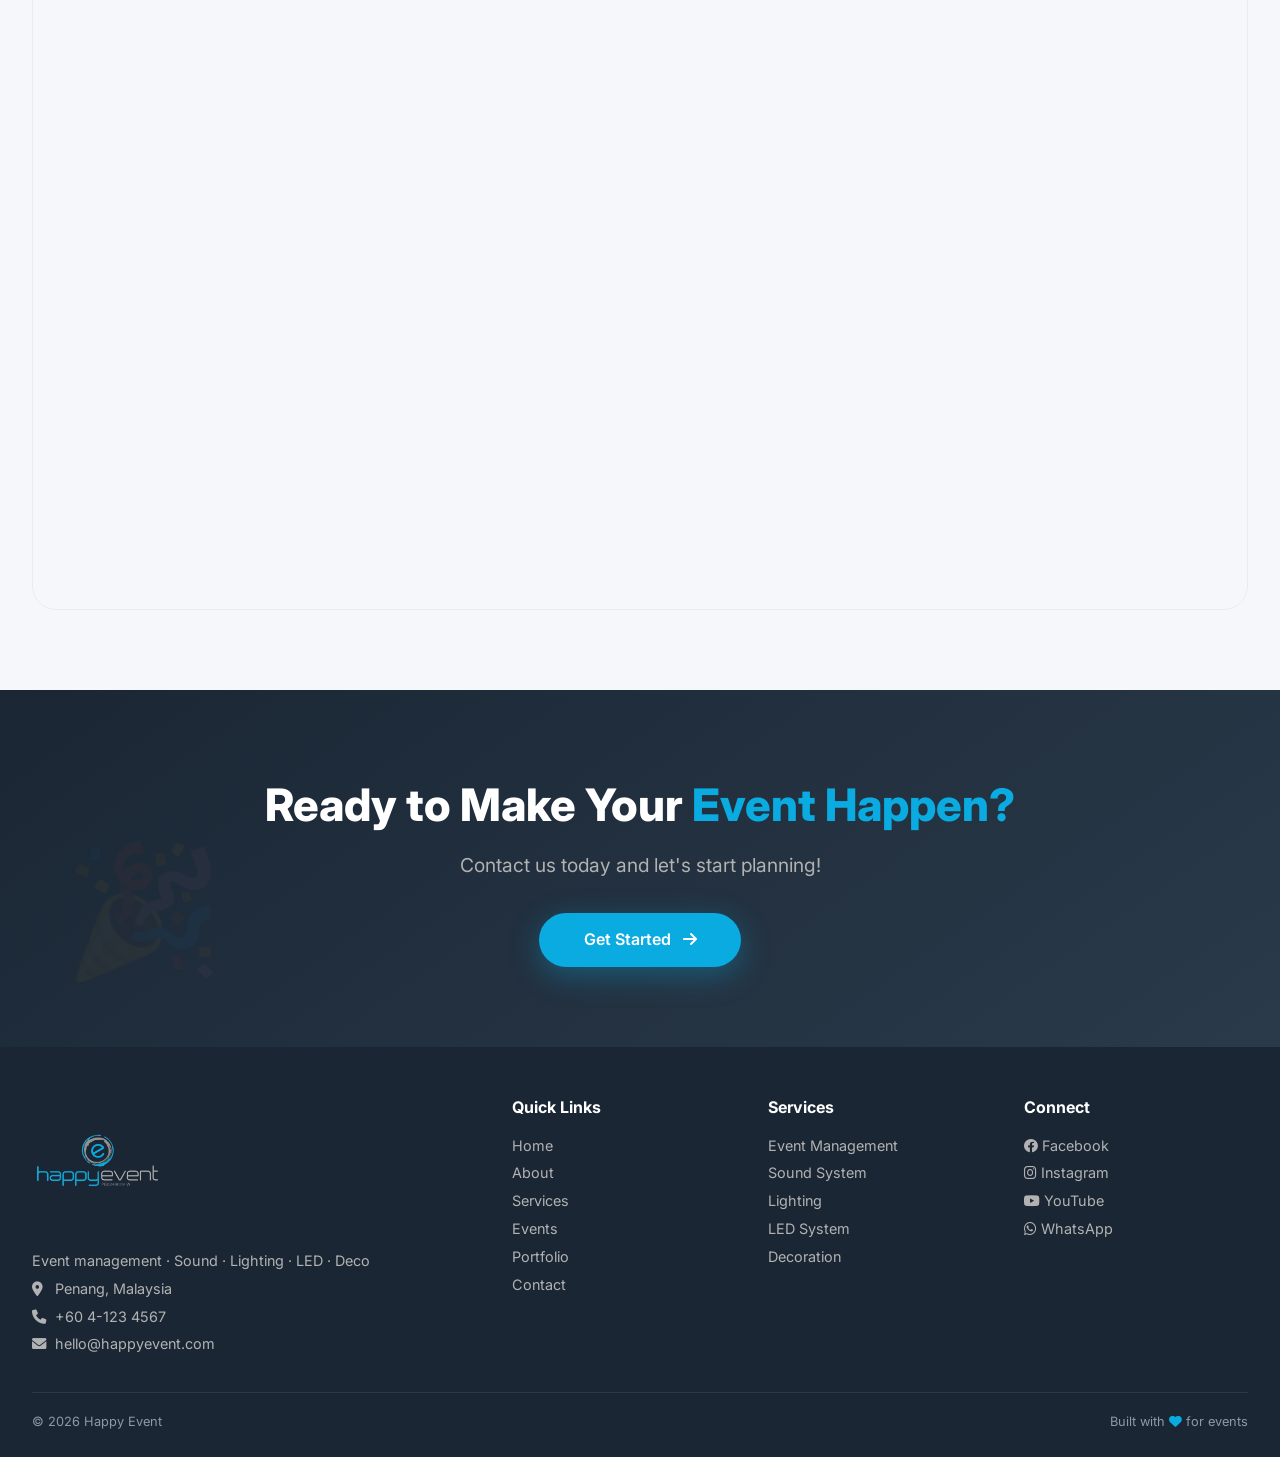
<file: contact.html>
<!DOCTYPE html>
<html lang="en">
<head>
    <meta charset="UTF-8" />
    <meta name="viewport" content="width=device-width, initial-scale=1.0" />
    <title>Happy Event · Contact</title>
    <link rel="icon" href="happy_event_logo.png" type="image/png" />
    <link rel="stylesheet" href="https://cdnjs.cloudflare.com/ajax/libs/font-awesome/6.0.0-beta3/css/all.min.css" />
    <link rel="preconnect" href="https://fonts.googleapis.com">
    <link rel="preconnect" href="https://fonts.gstatic.com" crossorigin>
    <link href="https://fonts.googleapis.com/css2?family=Inter:wght@300;400;500;600;700;800;900&display=swap" rel="stylesheet" />
    <link href="https://fonts.googleapis.com/css2?family=Montserrat:ital,wght@0,100..900;1,100..900&display=swap" rel="stylesheet">
    <link rel="stylesheet" href="https://unpkg.com/aos@2.3.1/dist/aos.css" />
    <link rel="stylesheet" href="css/style.css" />
</head>
<body>

    <!-- ===== HEADER ===== -->
    <header class="header" id="mainHeader">
        <div class="container">
            <a href="index.html" class="logo">
                <img src="happy_event_logo.png" alt="Happy Event" class="logo-image" />
            </a>
            <button class="hamburger" id="hamburger">
                <span></span><span></span><span></span>
            </button>
            <nav class="nav-menu" id="navMenu">
                <a href="index.html">Home</a>
                <a href="about.html">About</a>
                <a href="services.html">Services</a>
                <a href="events.html">Events</a>
                <a href="portfolio.html">Portfolio</a>
                <a href="contact.html" class="active">Contact</a>
            </nav>
        </div>
    </header>

    <!-- ===== PAGE HEADER ===== -->
    <section class="page-header">
        <div class="container" data-aos="fade-up">
            <h1>Contact Us</h1>
            <div class="breadcrumbs">
                <a href="index.html">Home</a> <span class="sep">•</span> <span>Contact</span>
            </div>
        </div>
    </section>

    <!-- ===== CONTACT SECTION ===== -->
    <section class="contact-main">
        <div class="container">
            <div class="section-title" data-aos="fade-up">
                <span class="section-tag">Get In Touch</span>
                <h2><i class="fas fa-envelope"></i> Contact Us</h2>
                <div class="line"></div>
                <p>Let's plan your next event together</p>
            </div>

            <div class="contact-grid-full">
                <!-- Contact Form -->
                <div class="contact-form-wrapper" data-aos="fade-right">
                    <h3>Send Us a Message</h3>
                    <form id="contactForm">
                        <div class="form-group">
                            <input type="text" placeholder="Your Name" required />
                        </div>
                        <div class="form-group">
                            <input type="email" placeholder="Email Address" required />
                        </div>
                        <div class="form-group">
                            <input type="tel" placeholder="Phone Number" />
                        </div>
                        <div class="form-group">
                            <select>
                                <option value="">Select Event Type</option>
                                <option value="wedding">Wedding</option>
                                <option value="corporate">Corporate Event</option>
                                <option value="roadshow">Roadshow</option>
                                <option value="annual-dinner">Annual Dinner</option>
                                <option value="concert">Concert</option>
                                <option value="product-launch">Product Launch</option>
                                <option value="other">Other</option>
                            </select>
                        </div>
                        <div class="form-group">
                            <textarea rows="5" placeholder="Tell us about your event..."></textarea>
                        </div>
                        <button type="submit">Send Message <i class="fas fa-paper-plane" style="margin-left:6px;"></i></button>
                    </form>
                </div>

                <!-- Contact Info -->
                <div class="contact-info-wrapper" data-aos="fade-left">
                    <h3>Contact Information</h3>

                    <div class="info-item" data-aos="fade-up" data-aos-delay="100">
                        <div class="info-icon"><i class="fas fa-location-dot"></i></div>
                        <div>
                            <h4>Address</h4>
                            <p>Happy Event, Penang, Malaysia</p>
                        </div>
                    </div>

                    <div class="info-item" data-aos="fade-up" data-aos-delay="200">
                        <div class="info-icon"><i class="fas fa-phone"></i></div>
                        <div>
                            <h4>Phone</h4>
                            <p>+60 4-123 4567</p>
                            <p>+60 12-345 6789</p>
                        </div>
                    </div>

                    <div class="info-item" data-aos="fade-up" data-aos-delay="300">
                        <div class="info-icon"><i class="fas fa-envelope"></i></div>
                        <div>
                            <h4>Email</h4>
                            <p>hello@happyevent.com</p>
                            <p>info@happyevent.com</p>
                        </div>
                    </div>

                    <div class="info-item" data-aos="fade-up" data-aos-delay="400">
                        <div class="info-icon"><i class="fas fa-clock"></i></div>
                        <div>
                            <h4>Working Hours</h4>
                            <p>Monday – Friday: 9:00 AM – 6:00 PM</p>
                            <p>Saturday: 10:00 AM – 4:00 PM</p>
                            <p>Sunday: Closed</p>
                        </div>
                    </div>

                    <div class="social-links" data-aos="fade-up" data-aos-delay="500">
                        <h4>Follow Us</h4>
                        <a href="#"><i class="fab fa-facebook"></i></a>
                        <a href="#"><i class="fab fa-instagram"></i></a>
                        <a href="#"><i class="fab fa-youtube"></i></a>
                        <a href="#"><i class="fab fa-whatsapp"></i></a>
                    </div>
                </div>
            </div>
        </div>
    </section>

    <!-- ===== MAP SECTION ===== -->
    <section class="map-section">
        <div class="container">
            <div class="section-title" data-aos="fade-up">
                <span class="section-tag">Location</span>
                <h2><i class="fas fa-map"></i> Find Us</h2>
                <div class="line"></div>
            </div>
            <div class="map-wrapper" data-aos="zoom-in">
                <!-- Google Maps Embed -->
                <iframe 
                    src="https://www.google.com/maps/embed?pb=!1m18!1m12!1m3!1d3972.1342667293006!2d100.30527007447526!3d5.396504235233991!2m3!1f0!2f0!3f0!3m2!1i1024!2i768!4f13.1!3m3!1m2!1s0x304ac3d3a1b20d13%3A0xe6d56ca9173d34f6!2sHappy%20Event!5e0!3m2!1sen!2smy!4v1786727329754!5m2!1sen!2smy" 
                    width="100%" 
                    height="650" 
                    style="border:0; border-radius:16px;" 
                    allowfullscreen="" 
                    loading="lazy" 
                    referrerpolicy="strict-origin-when-cross-origin">
                </iframe>
            </div>
        </div>
    </section>

    <!-- ===== CTA SECTION ===== -->
    <section class="cta-section">
        <div class="container">
            <div class="cta-content" data-aos="zoom-in">
                <h2>Ready to Make Your <span>Event Happen?</span></h2>
                <p>Contact us today and let's start planning!</p>
                <a href="#contact" class="cta-btn">Get Started <i class="fas fa-arrow-right" style="margin-left:8px;"></i></a>
            </div>
        </div>
    </section>

    <!-- ===== FOOTER ===== -->
    <footer class="footer">
        <div class="container">
            <div class="footer-grid">
                <div data-aos="fade-up">
                    <img src="happy_event_logo.png" alt="Happy Event" class="footer-logo" />
                    <p style="margin-top:0.5rem;">Event management · Sound · Lighting · LED · Deco</p>
                    <p><i class="fas fa-map-marker-alt" style="width:1.2rem;"></i> Penang, Malaysia</p>
                    <p><i class="fas fa-phone" style="width:1.2rem;"></i> +60 4-123 4567</p>
                    <p><i class="fas fa-envelope" style="width:1.2rem;"></i> hello@happyevent.com</p>
                </div>
                <div data-aos="fade-up" data-aos-delay="100">
                    <h4>Quick Links</h4>
                    <a href="index.html">Home</a>
                    <a href="about.html">About</a>
                    <a href="services.html">Services</a>
                    <a href="events.html">Events</a>
                    <a href="portfolio.html">Portfolio</a>
                    <a href="contact.html">Contact</a>
                </div>
                <div data-aos="fade-up" data-aos-delay="200">
                    <h4>Services</h4>
                    <a href="services.html#event-management">Event Management</a>
                    <a href="services.html#sound">Sound System</a>
                    <a href="services.html#lighting">Lighting</a>
                    <a href="services.html#led">LED System</a>
                    <a href="services.html#deco">Decoration</a>
                </div>
                <div data-aos="fade-up" data-aos-delay="300">
                    <h4>Connect</h4>
                    <a href="#"><i class="fab fa-facebook"></i> Facebook</a>
                    <a href="#"><i class="fab fa-instagram"></i> Instagram</a>
                    <a href="#"><i class="fab fa-youtube"></i> YouTube</a>
                    <a href="#"><i class="fab fa-whatsapp"></i> WhatsApp</a>
                </div>
            </div>
            <div class="footer-bottom">
                <span>© 2026 Happy Event</span>
                <span>Built with <i class="fas fa-heart" style="color:#0aabe1;"></i> for events</span>
            </div>
        </div>
    </footer>

    <!-- ===== WHATSAPP FLOAT ===== -->
    <a href="https://wa.me/60123456789?text=Hi%2C%20I%27m%20interested%20in%20your%20event%20services" class="whatsapp-float" target="_blank" data-aos="fade-up" data-aos-duration="800" data-aos-delay="1000">
        <i class="fab fa-whatsapp"></i>
    </a>

    <!-- ===== BACK TO TOP ===== -->
    <button class="back-top" id="backTop"><i class="fas fa-chevron-up"></i></button>

    <script src="https://unpkg.com/aos@2.3.1/dist/aos.js"></script>
    <script src="js/main.js"></script>
    <script>
        AOS.init({
            duration: 800,
            once: true,
            offset: 100
        });

        document.getElementById('contactForm').addEventListener('submit', function(e) {
            e.preventDefault();
            alert('Thank you! We will get back to you within 24 hours.');
            this.reset();
        });
    </script>
</body>
</html>
</file>
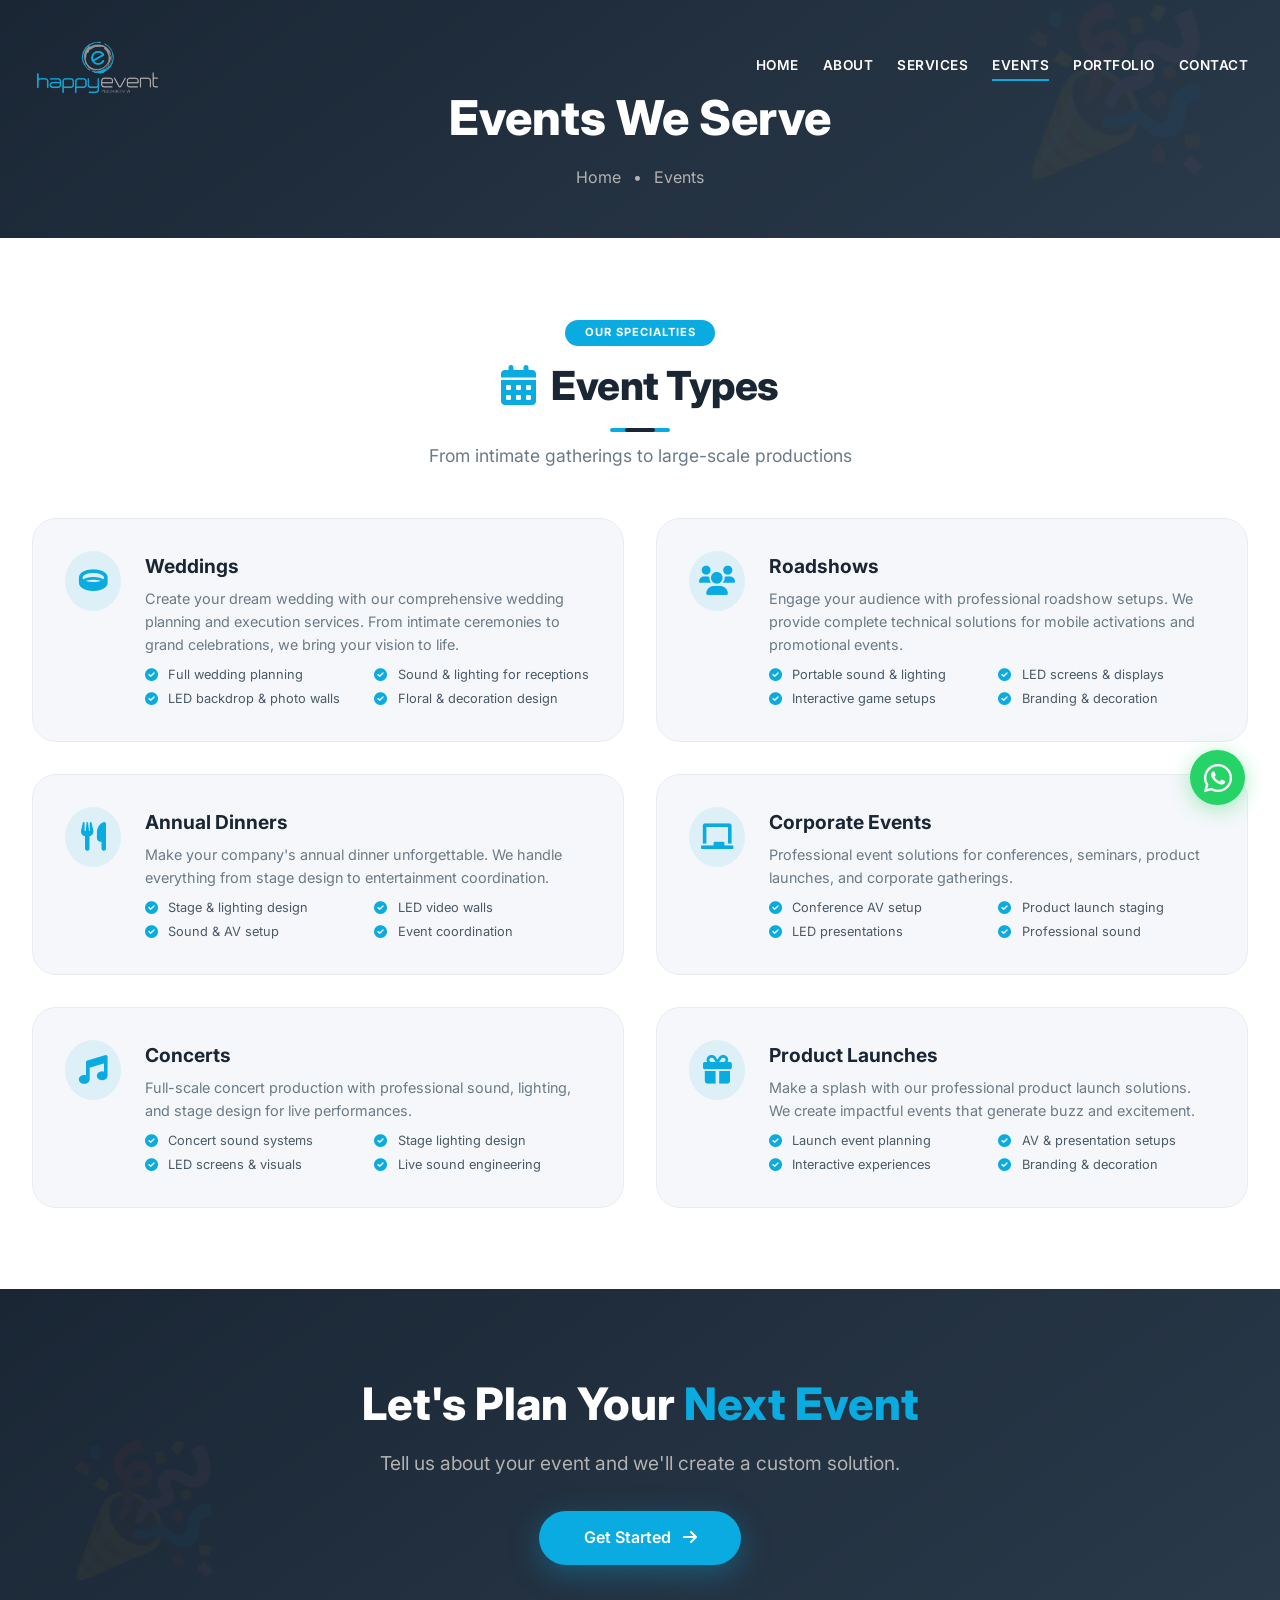
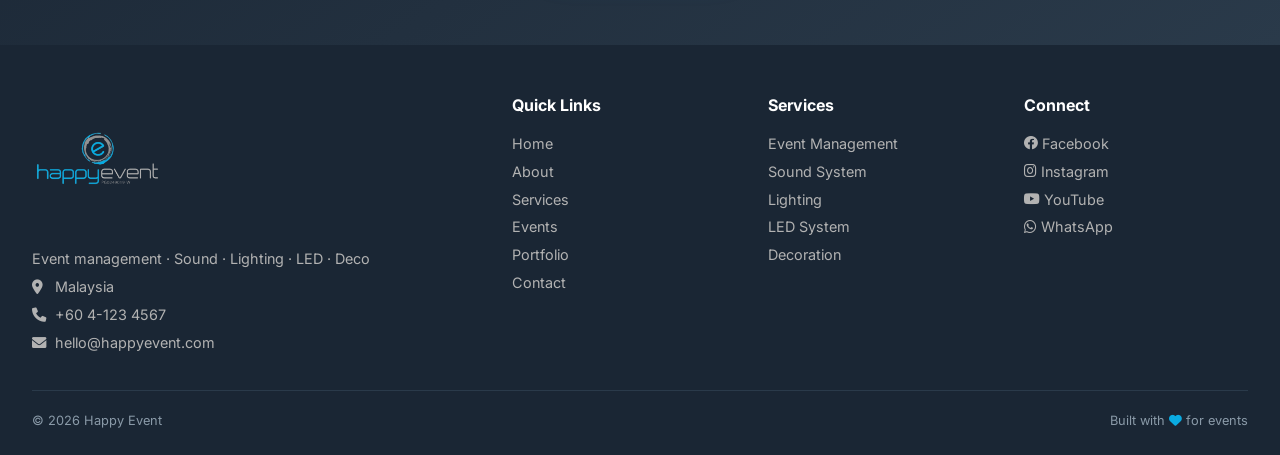
<file: events.html>
<!DOCTYPE html>
<html lang="en">
<head>
    <meta charset="UTF-8" />
    <meta name="viewport" content="width=device-width, initial-scale=1.0" />
    <title>Happy Event · Events</title>
    <link rel="icon" href="happy_event_logo.png" type="image/png" />
    <link rel="stylesheet" href="https://cdnjs.cloudflare.com/ajax/libs/font-awesome/6.0.0-beta3/css/all.min.css" />
    <link rel="preconnect" href="https://fonts.googleapis.com">
    <link rel="preconnect" href="https://fonts.gstatic.com" crossorigin>
    <link href="https://fonts.googleapis.com/css2?family=Inter:wght@300;400;500;600;700;800;900&display=swap" rel="stylesheet" />
    <link href="https://fonts.googleapis.com/css2?family=Montserrat:ital,wght@0,100..900;1,100..900&display=swap" rel="stylesheet">
    <link rel="stylesheet" href="https://unpkg.com/aos@2.3.1/dist/aos.css" />
    <link rel="stylesheet" href="css/style.css" />
</head>
<body>

    <header class="header" id="mainHeader">
        <div class="container">
            <a href="index.html" class="logo">
                <img src="happy_event_logo.png" alt="Happy Event" class="logo-image" />
            </a>
            <button class="hamburger" id="hamburger">
                <span></span><span></span><span></span>
            </button>
            <nav class="nav-menu" id="navMenu">
                <a href="index.html">Home</a>
                <a href="about.html">About</a>
                <a href="services.html">Services</a>
                <a href="events.html" class="active">Events</a>
                <a href="portfolio.html">Portfolio</a>
                <a href="contact.html">Contact</a>
            </nav>
        </div>
    </header>

    <section class="page-header">
        <div class="container" data-aos="fade-up">
            <h1>Events We Serve</h1>
            <div class="breadcrumbs">
                <a href="index.html">Home</a> <span class="sep">•</span> <span>Events</span>
            </div>
        </div>
    </section>

    <section class="events-detail">
        <div class="container">
            <div class="section-title" data-aos="fade-up">
                <span class="section-tag">Our Specialties</span>
                <h2><i class="fas fa-calendar-alt"></i> Event Types</h2>
                <div class="line"></div>
                <p>From intimate gatherings to large-scale productions</p>
            </div>

            <div class="events-grid-full">
                <div class="event-card-large" data-aos="flip-up" data-aos-delay="100">
                    <div class="event-icon-wrapper">
                        <i class="fas fa-ring"></i>
                    </div>
                    <div class="event-info">
                        <h3>Weddings</h3>
                        <p>Create your dream wedding with our comprehensive wedding planning and execution services. From intimate ceremonies to grand celebrations, we bring your vision to life.</p>
                        <ul>
                            <li><i class="fas fa-check-circle"></i> Full wedding planning</li>
                            <li><i class="fas fa-check-circle"></i> Sound & lighting for receptions</li>
                            <li><i class="fas fa-check-circle"></i> LED backdrop & photo walls</li>
                            <li><i class="fas fa-check-circle"></i> Floral & decoration design</li>
                        </ul>
                    </div>
                </div>

                <div class="event-card-large" data-aos="flip-up" data-aos-delay="200">
                    <div class="event-icon-wrapper">
                        <i class="fas fa-users"></i>
                    </div>
                    <div class="event-info">
                        <h3>Roadshows</h3>
                        <p>Engage your audience with professional roadshow setups. We provide complete technical solutions for mobile activations and promotional events.</p>
                        <ul>
                            <li><i class="fas fa-check-circle"></i> Portable sound & lighting</li>
                            <li><i class="fas fa-check-circle"></i> LED screens & displays</li>
                            <li><i class="fas fa-check-circle"></i> Interactive game setups</li>
                            <li><i class="fas fa-check-circle"></i> Branding & decoration</li>
                        </ul>
                    </div>
                </div>

                <div class="event-card-large" data-aos="flip-up" data-aos-delay="300">
                    <div class="event-icon-wrapper">
                        <i class="fas fa-utensils"></i>
                    </div>
                    <div class="event-info">
                        <h3>Annual Dinners</h3>
                        <p>Make your company's annual dinner unforgettable. We handle everything from stage design to entertainment coordination.</p>
                        <ul>
                            <li><i class="fas fa-check-circle"></i> Stage & lighting design</li>
                            <li><i class="fas fa-check-circle"></i> LED video walls</li>
                            <li><i class="fas fa-check-circle"></i> Sound & AV setup</li>
                            <li><i class="fas fa-check-circle"></i> Event coordination</li>
                        </ul>
                    </div>
                </div>

                <div class="event-card-large" data-aos="flip-up" data-aos-delay="400">
                    <div class="event-icon-wrapper">
                        <i class="fas fa-chalkboard"></i>
                    </div>
                    <div class="event-info">
                        <h3>Corporate Events</h3>
                        <p>Professional event solutions for conferences, seminars, product launches, and corporate gatherings.</p>
                        <ul>
                            <li><i class="fas fa-check-circle"></i> Conference AV setup</li>
                            <li><i class="fas fa-check-circle"></i> Product launch staging</li>
                            <li><i class="fas fa-check-circle"></i> LED presentations</li>
                            <li><i class="fas fa-check-circle"></i> Professional sound</li>
                        </ul>
                    </div>
                </div>

                <div class="event-card-large" data-aos="flip-up" data-aos-delay="500">
                    <div class="event-icon-wrapper">
                        <i class="fas fa-music"></i>
                    </div>
                    <div class="event-info">
                        <h3>Concerts</h3>
                        <p>Full-scale concert production with professional sound, lighting, and stage design for live performances.</p>
                        <ul>
                            <li><i class="fas fa-check-circle"></i> Concert sound systems</li>
                            <li><i class="fas fa-check-circle"></i> Stage lighting design</li>
                            <li><i class="fas fa-check-circle"></i> LED screens & visuals</li>
                            <li><i class="fas fa-check-circle"></i> Live sound engineering</li>
                        </ul>
                    </div>
                </div>

                <div class="event-card-large" data-aos="flip-up" data-aos-delay="600">
                    <div class="event-icon-wrapper">
                        <i class="fas fa-gift"></i>
                    </div>
                    <div class="event-info">
                        <h3>Product Launches</h3>
                        <p>Make a splash with our professional product launch solutions. We create impactful events that generate buzz and excitement.</p>
                        <ul>
                            <li><i class="fas fa-check-circle"></i> Launch event planning</li>
                            <li><i class="fas fa-check-circle"></i> AV & presentation setups</li>
                            <li><i class="fas fa-check-circle"></i> Interactive experiences</li>
                            <li><i class="fas fa-check-circle"></i> Branding & decoration</li>
                        </ul>
                    </div>
                </div>
            </div>
        </div>
    </section>

    <section class="cta-section">
        <div class="container">
            <div class="cta-content" data-aos="zoom-in">
                <h2>Let's Plan Your <span>Next Event</span></h2>
                <p>Tell us about your event and we'll create a custom solution.</p>
                <a href="contact.html" class="cta-btn">Get Started <i class="fas fa-arrow-right" style="margin-left:8px;"></i></a>
            </div>
        </div>
    </section>

    <footer class="footer">
        <div class="container">
            <div class="footer-grid">
                <div data-aos="fade-up">
                    <img src="happy_event_logo.png" alt="Happy Event" class="footer-logo" />
                    <p style="margin-top:0.5rem;">Event management · Sound · Lighting · LED · Deco</p>
                    <p><i class="fas fa-map-marker-alt" style="width:1.2rem;"></i> Malaysia</p>
                    <p><i class="fas fa-phone" style="width:1.2rem;"></i> +60 4-123 4567</p>
                    <p><i class="fas fa-envelope" style="width:1.2rem;"></i> hello@happyevent.com</p>
                </div>
                <div data-aos="fade-up" data-aos-delay="100">
                    <h4>Quick Links</h4>
                    <a href="index.html">Home</a>
                    <a href="about.html">About</a>
                    <a href="services.html">Services</a>
                    <a href="events.html">Events</a>
                    <a href="portfolio.html">Portfolio</a>
                    <a href="contact.html">Contact</a>
                </div>
                <div data-aos="fade-up" data-aos-delay="200">
                    <h4>Services</h4>
                    <a href="services.html#event-management">Event Management</a>
                    <a href="services.html#sound">Sound System</a>
                    <a href="services.html#lighting">Lighting</a>
                    <a href="services.html#led">LED System</a>
                    <a href="services.html#deco">Decoration</a>
                </div>
                <div data-aos="fade-up" data-aos-delay="300">
                    <h4>Connect</h4>
                    <a href="#"><i class="fab fa-facebook"></i> Facebook</a>
                    <a href="#"><i class="fab fa-instagram"></i> Instagram</a>
                    <a href="#"><i class="fab fa-youtube"></i> YouTube</a>
                    <a href="#"><i class="fab fa-whatsapp"></i> WhatsApp</a>
                </div>
            </div>
            <div class="footer-bottom">
                <span>© 2026 Happy Event</span>
                <span>Built with <i class="fas fa-heart" style="color:#0aabe1;"></i> for events</span>
            </div>
        </div>
    </footer>

    <a href="https://wa.me/60123456789?text=Hi%2C%20I%27m%20interested%20in%20your%20event%20services" class="whatsapp-float" target="_blank" data-aos="fade-up" data-aos-duration="800" data-aos-delay="1000">
        <i class="fab fa-whatsapp"></i>
    </a>

    <button class="back-top" id="backTop"><i class="fas fa-chevron-up"></i></button>

    <script src="https://unpkg.com/aos@2.3.1/dist/aos.js"></script>
    <script src="js/main.js"></script>
    <script>
        AOS.init({
            duration: 800,
            once: true,
            offset: 100
        });
    </script>
</body>
</html>
</file>
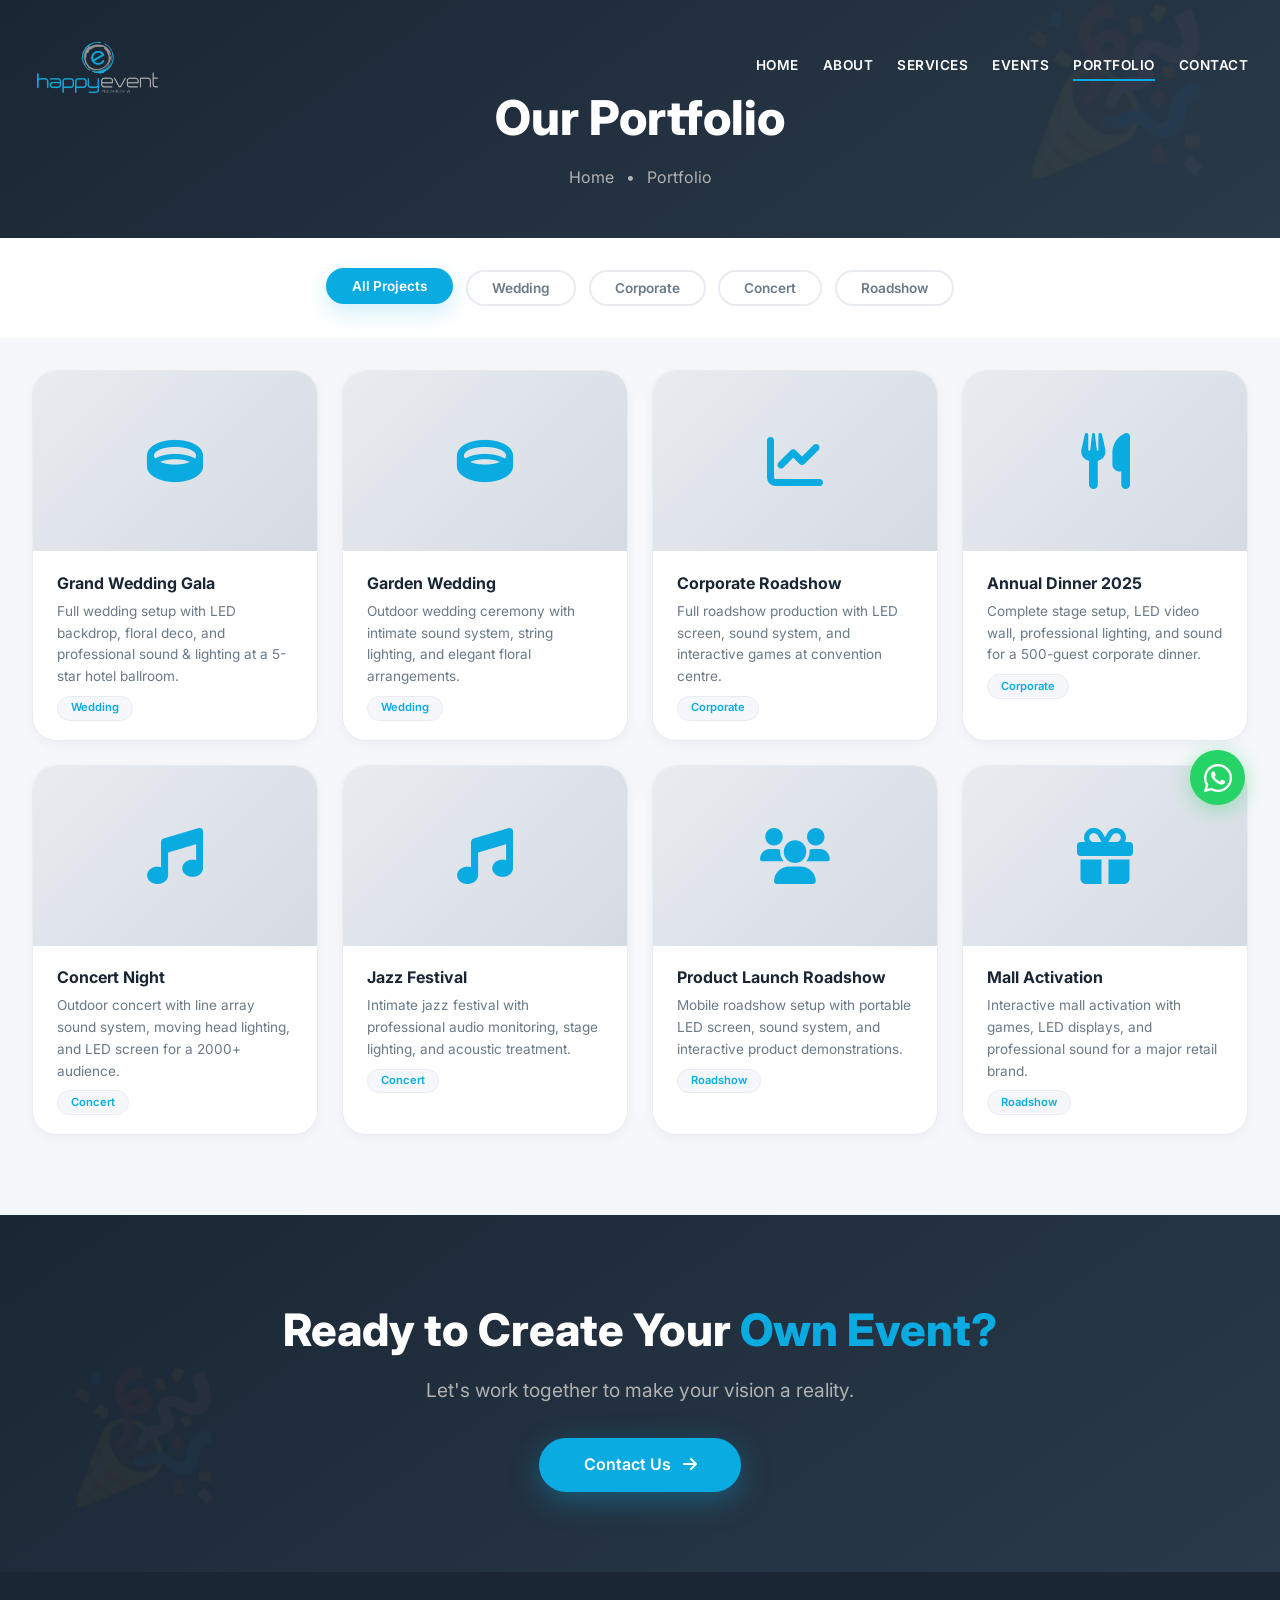
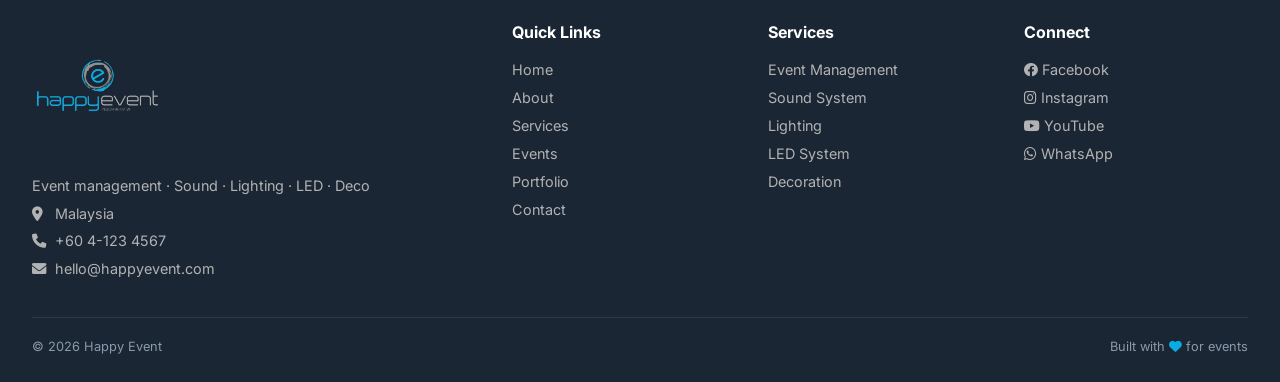
<file: portfolio.html>
<!DOCTYPE html>
<html lang="en">
<head>
    <meta charset="UTF-8" />
    <meta name="viewport" content="width=device-width, initial-scale=1.0" />
    <title>Happy Event · Portfolio</title>
    <link rel="icon" href="happy_event_logo.png" type="image/png" />
    <link rel="stylesheet" href="https://cdnjs.cloudflare.com/ajax/libs/font-awesome/6.0.0-beta3/css/all.min.css" />
    <link rel="preconnect" href="https://fonts.googleapis.com">
    <link rel="preconnect" href="https://fonts.gstatic.com" crossorigin>
    <link href="https://fonts.googleapis.com/css2?family=Inter:wght@300;400;500;600;700;800;900&display=swap" rel="stylesheet" />
    <link href="https://fonts.googleapis.com/css2?family=Montserrat:ital,wght@0,100..900;1,100..900&display=swap" rel="stylesheet">
    <link rel="stylesheet" href="https://unpkg.com/aos@2.3.1/dist/aos.css" />
    <link rel="stylesheet" href="css/style.css" />
</head>
<body>

    <header class="header" id="mainHeader">
        <div class="container">
            <a href="index.html" class="logo">
                <img src="happy_event_logo.png" alt="Happy Event" class="logo-image" />
            </a>
            <button class="hamburger" id="hamburger">
                <span></span><span></span><span></span>
            </button>
            <nav class="nav-menu" id="navMenu">
                <a href="index.html">Home</a>
                <a href="about.html">About</a>
                <a href="services.html">Services</a>
                <a href="events.html">Events</a>
                <a href="portfolio.html" class="active">Portfolio</a>
                <a href="contact.html">Contact</a>
            </nav>
        </div>
    </header>

    <section class="page-header">
        <div class="container" data-aos="fade-up">
            <h1>Our Portfolio</h1>
            <div class="breadcrumbs">
                <a href="index.html">Home</a> <span class="sep">•</span> <span>Portfolio</span>
            </div>
        </div>
    </section>

    <section class="portfolio-filter-section">
        <div class="container" data-aos="fade-up">
            <div class="filter-buttons">
                <button class="filter-btn active" data-filter="all">All Projects</button>
                <button class="filter-btn" data-filter="wedding">Wedding</button>
                <button class="filter-btn" data-filter="corporate">Corporate</button>
                <button class="filter-btn" data-filter="concert">Concert</button>
                <button class="filter-btn" data-filter="roadshow">Roadshow</button>
            </div>
        </div>
    </section>

    <section class="portfolio-grid-section">
        <div class="container">
            <div class="portfolio-grid-full">
                <div class="portfolio-item" data-category="wedding" data-aos="fade-up" data-aos-delay="100">
                    <div class="thumb"><i class="fas fa-ring"></i></div>
                    <div class="info">
                        <h4>Grand Wedding Gala</h4>
                        <p>Full wedding setup with LED backdrop, floral deco, and professional sound & lighting at a 5-star hotel ballroom.</p>
                        <span class="tag">Wedding</span>
                    </div>
                </div>

                <div class="portfolio-item" data-category="wedding" data-aos="fade-up" data-aos-delay="200">
                    <div class="thumb"><i class="fas fa-ring"></i></div>
                    <div class="info">
                        <h4>Garden Wedding</h4>
                        <p>Outdoor wedding ceremony with intimate sound system, string lighting, and elegant floral arrangements.</p>
                        <span class="tag">Wedding</span>
                    </div>
                </div>

                <div class="portfolio-item" data-category="corporate" data-aos="fade-up" data-aos-delay="300">
                    <div class="thumb"><i class="fas fa-chart-line"></i></div>
                    <div class="info">
                        <h4>Corporate Roadshow</h4>
                        <p>Full roadshow production with LED screen, sound system, and interactive games at convention centre.</p>
                        <span class="tag">Corporate</span>
                    </div>
                </div>

                <div class="portfolio-item" data-category="corporate" data-aos="fade-up" data-aos-delay="400">
                    <div class="thumb"><i class="fas fa-utensils"></i></div>
                    <div class="info">
                        <h4>Annual Dinner 2025</h4>
                        <p>Complete stage setup, LED video wall, professional lighting, and sound for a 500-guest corporate dinner.</p>
                        <span class="tag">Corporate</span>
                    </div>
                </div>

                <div class="portfolio-item" data-category="concert" data-aos="fade-up" data-aos-delay="500">
                    <div class="thumb"><i class="fas fa-music"></i></div>
                    <div class="info">
                        <h4>Concert Night</h4>
                        <p>Outdoor concert with line array sound system, moving head lighting, and LED screen for a 2000+ audience.</p>
                        <span class="tag">Concert</span>
                    </div>
                </div>

                <div class="portfolio-item" data-category="concert" data-aos="fade-up" data-aos-delay="600">
                    <div class="thumb"><i class="fas fa-music"></i></div>
                    <div class="info">
                        <h4>Jazz Festival</h4>
                        <p>Intimate jazz festival with professional audio monitoring, stage lighting, and acoustic treatment.</p>
                        <span class="tag">Concert</span>
                    </div>
                </div>

                <div class="portfolio-item" data-category="roadshow" data-aos="fade-up" data-aos-delay="700">
                    <div class="thumb"><i class="fas fa-users"></i></div>
                    <div class="info">
                        <h4>Product Launch Roadshow</h4>
                        <p>Mobile roadshow setup with portable LED screen, sound system, and interactive product demonstrations.</p>
                        <span class="tag">Roadshow</span>
                    </div>
                </div>

                <div class="portfolio-item" data-category="roadshow" data-aos="fade-up" data-aos-delay="800">
                    <div class="thumb"><i class="fas fa-gift"></i></div>
                    <div class="info">
                        <h4>Mall Activation</h4>
                        <p>Interactive mall activation with games, LED displays, and professional sound for a major retail brand.</p>
                        <span class="tag">Roadshow</span>
                    </div>
                </div>
            </div>
        </div>
    </section>

    <section class="cta-section">
        <div class="container">
            <div class="cta-content" data-aos="zoom-in">
                <h2>Ready to Create Your <span>Own Event?</span></h2>
                <p>Let's work together to make your vision a reality.</p>
                <a href="contact.html" class="cta-btn">Contact Us <i class="fas fa-arrow-right" style="margin-left:8px;"></i></a>
            </div>
        </div>
    </section>

    <footer class="footer">
        <div class="container">
            <div class="footer-grid">
                <div data-aos="fade-up">
                    <img src="happy_event_logo.png" alt="Happy Event" class="footer-logo" />
                    <p style="margin-top:0.5rem;">Event management · Sound · Lighting · LED · Deco</p>
                    <p><i class="fas fa-map-marker-alt" style="width:1.2rem;"></i> Malaysia</p>
                    <p><i class="fas fa-phone" style="width:1.2rem;"></i> +60 4-123 4567</p>
                    <p><i class="fas fa-envelope" style="width:1.2rem;"></i> hello@happyevent.com</p>
                </div>
                <div data-aos="fade-up" data-aos-delay="100">
                    <h4>Quick Links</h4>
                    <a href="index.html">Home</a>
                    <a href="about.html">About</a>
                    <a href="services.html">Services</a>
                    <a href="events.html">Events</a>
                    <a href="portfolio.html">Portfolio</a>
                    <a href="contact.html">Contact</a>
                </div>
                <div data-aos="fade-up" data-aos-delay="200">
                    <h4>Services</h4>
                    <a href="services.html#event-management">Event Management</a>
                    <a href="services.html#sound">Sound System</a>
                    <a href="services.html#lighting">Lighting</a>
                    <a href="services.html#led">LED System</a>
                    <a href="services.html#deco">Decoration</a>
                </div>
                <div data-aos="fade-up" data-aos-delay="300">
                    <h4>Connect</h4>
                    <a href="#"><i class="fab fa-facebook"></i> Facebook</a>
                    <a href="#"><i class="fab fa-instagram"></i> Instagram</a>
                    <a href="#"><i class="fab fa-youtube"></i> YouTube</a>
                    <a href="#"><i class="fab fa-whatsapp"></i> WhatsApp</a>
                </div>
            </div>
            <div class="footer-bottom">
                <span>© 2026 Happy Event</span>
                <span>Built with <i class="fas fa-heart" style="color:#0aabe1;"></i> for events</span>
            </div>
        </div>
    </footer>

    <a href="https://wa.me/60123456789?text=Hi%2C%20I%27m%20interested%20in%20your%20event%20services" class="whatsapp-float" target="_blank" data-aos="fade-up" data-aos-duration="800" data-aos-delay="1000">
        <i class="fab fa-whatsapp"></i>
    </a>

    <button class="back-top" id="backTop"><i class="fas fa-chevron-up"></i></button>

    <script src="https://unpkg.com/aos@2.3.1/dist/aos.js"></script>
    <script src="js/main.js"></script>
    <script>
        AOS.init({
            duration: 800,
            once: true,
            offset: 100
        });

        document.addEventListener('DOMContentLoaded', function() {
            const filterBtns = document.querySelectorAll('.filter-btn');
            const portfolioItems = document.querySelectorAll('.portfolio-item');

            filterBtns.forEach(btn => {
                btn.addEventListener('click', function() {
                    filterBtns.forEach(b => b.classList.remove('active'));
                    this.classList.add('active');

                    const filter = this.getAttribute('data-filter');

                    portfolioItems.forEach((item, index) => {
                        if (filter === 'all' || item.getAttribute('data-category') === filter) {
                            item.style.display = 'block';
                            item.style.animationDelay = (index * 100) + 'ms';
                        } else {
                            item.style.display = 'none';
                        }
                    });
                });
            });
        });
    </script>
</body>
</html>
</file>
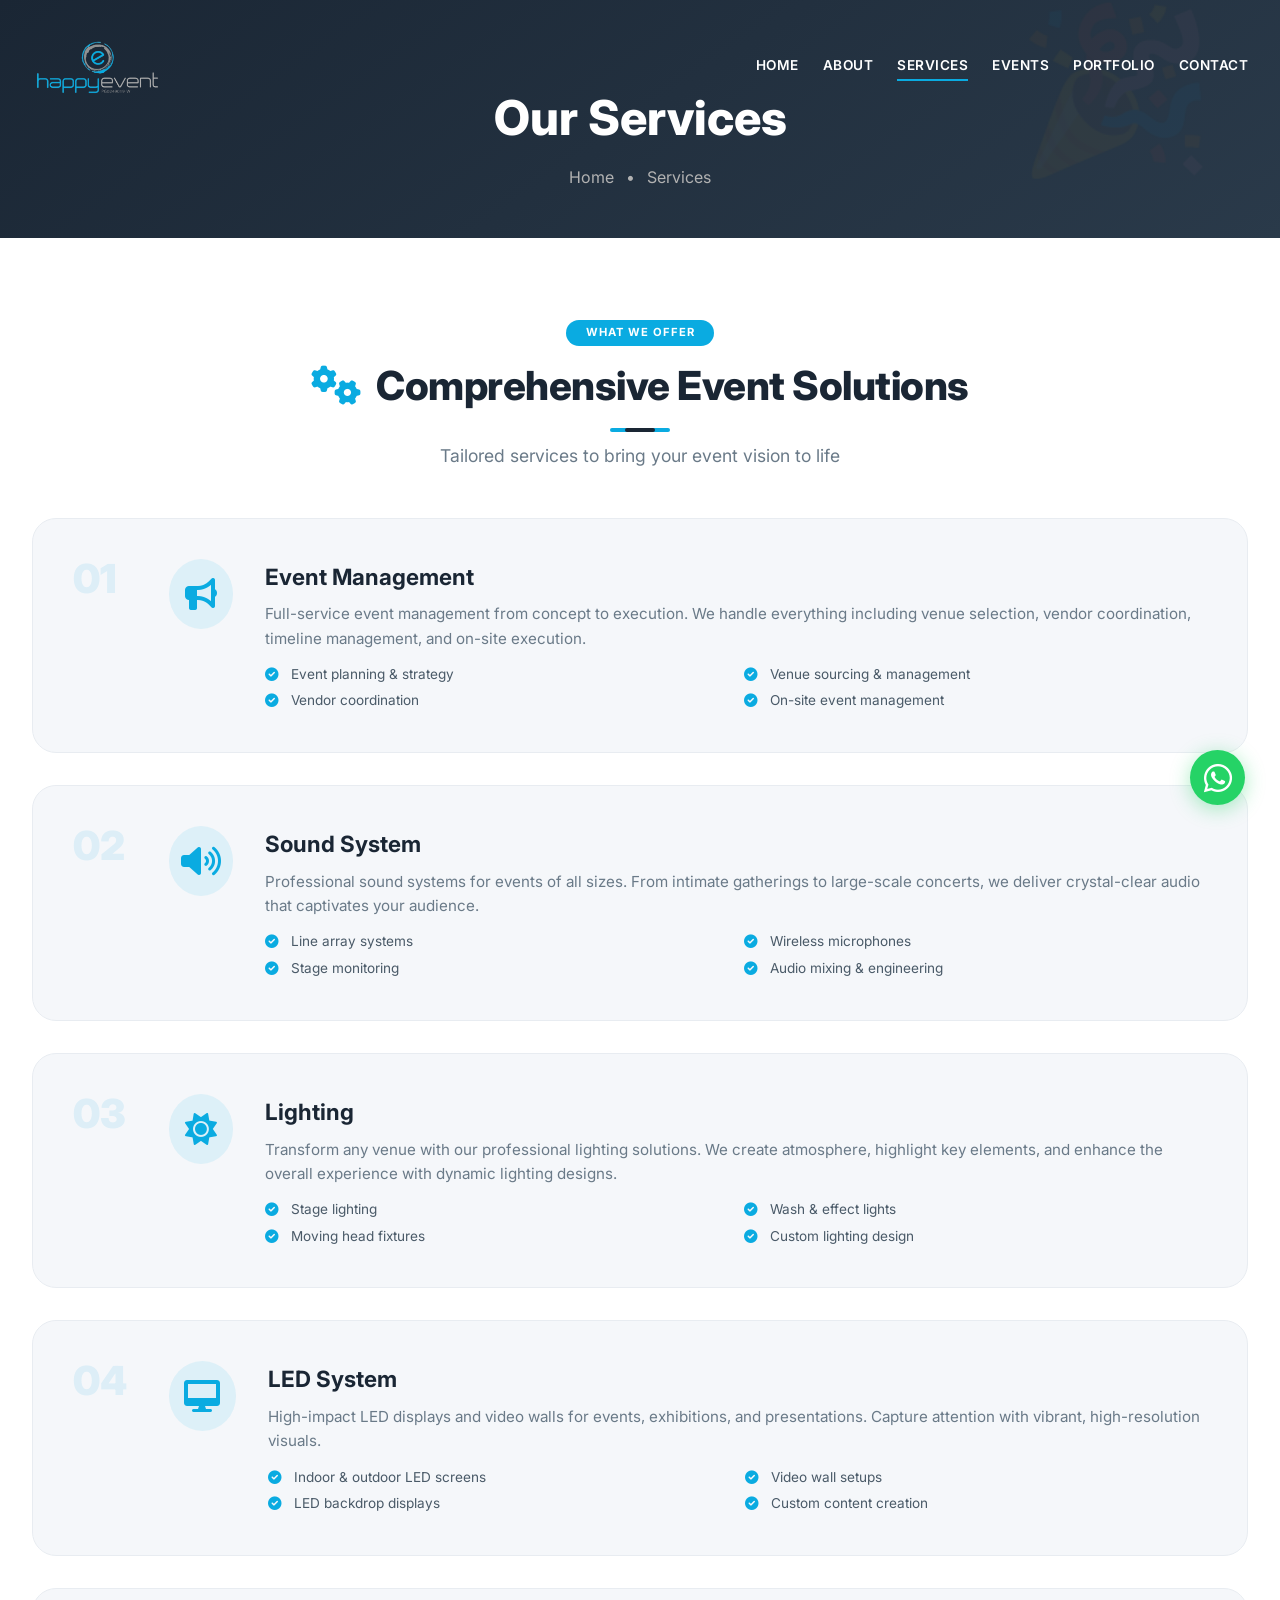
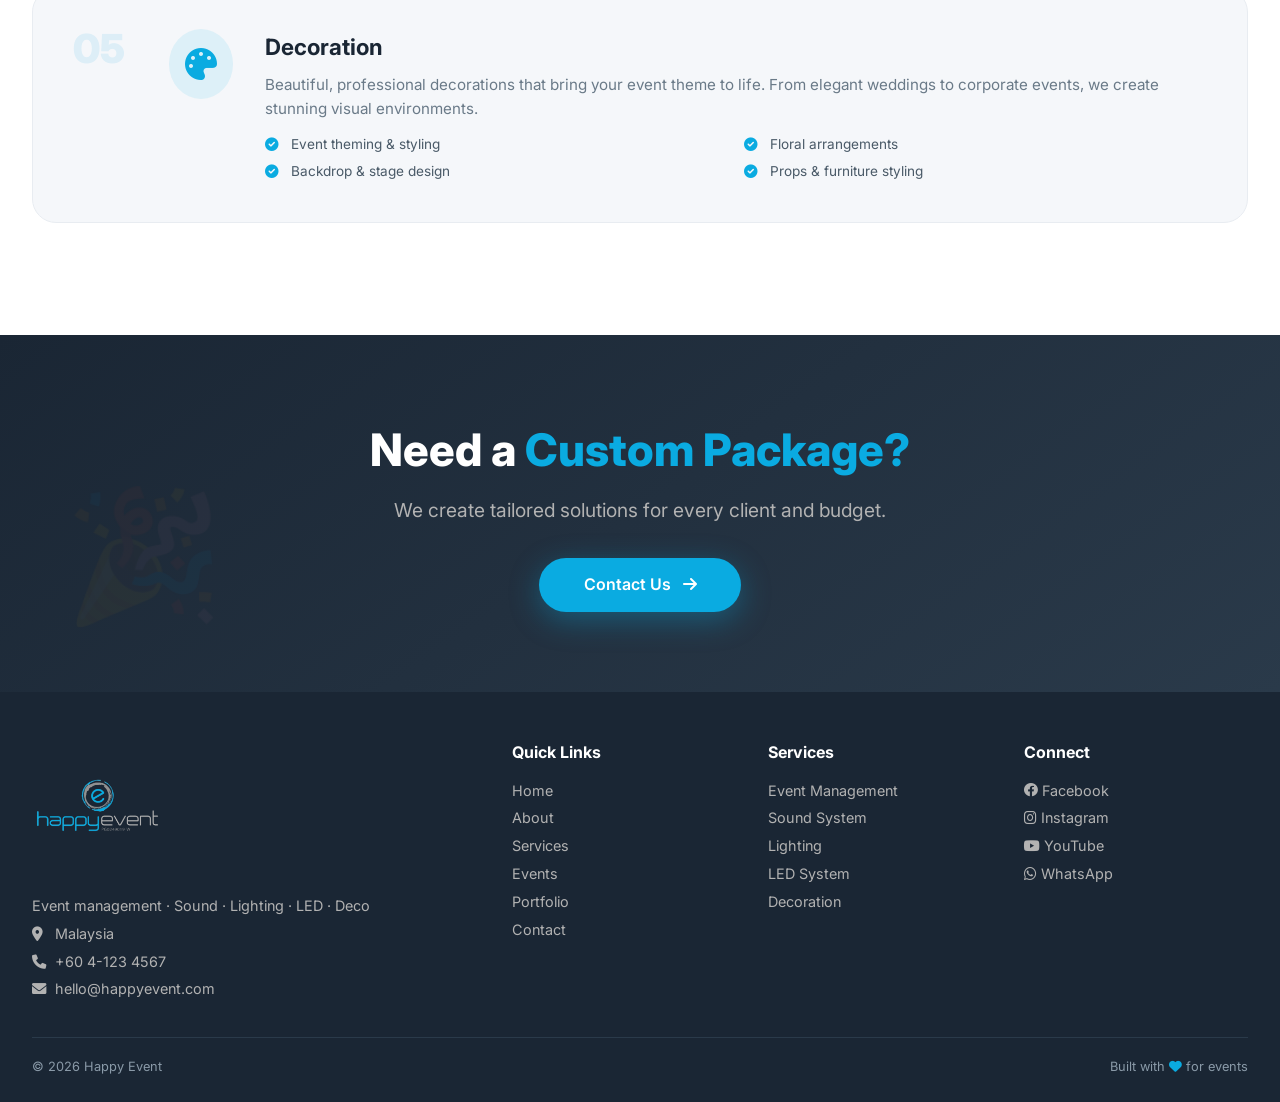
<file: services.html>
<!DOCTYPE html>
<html lang="en">
<head>
    <meta charset="UTF-8" />
    <meta name="viewport" content="width=device-width, initial-scale=1.0" />
    <title>Happy Event · Services</title>
    <link rel="icon" href="happy_event_logo.png" type="image/png" />
    <link rel="stylesheet" href="https://cdnjs.cloudflare.com/ajax/libs/font-awesome/6.0.0-beta3/css/all.min.css" />
    <link rel="preconnect" href="https://fonts.googleapis.com">
    <link rel="preconnect" href="https://fonts.gstatic.com" crossorigin>
    <link href="https://fonts.googleapis.com/css2?family=Inter:wght@300;400;500;600;700;800;900&display=swap" rel="stylesheet" />
    <link href="https://fonts.googleapis.com/css2?family=Montserrat:ital,wght@0,100..900;1,100..900&display=swap" rel="stylesheet">
    <link rel="stylesheet" href="https://unpkg.com/aos@2.3.1/dist/aos.css" />
    <link rel="stylesheet" href="css/style.css" />
</head>
<body>

    <header class="header" id="mainHeader">
        <div class="container">
            <a href="index.html" class="logo">
                <img src="happy_event_logo.png" alt="Happy Event" class="logo-image" />
            </a>
            <button class="hamburger" id="hamburger">
                <span></span><span></span><span></span>
            </button>
            <nav class="nav-menu" id="navMenu">
                <a href="index.html">Home</a>
                <a href="about.html">About</a>
                <a href="services.html" class="active">Services</a>
                <a href="events.html">Events</a>
                <a href="portfolio.html">Portfolio</a>
                <a href="contact.html">Contact</a>
            </nav>
        </div>
    </header>

    <section class="page-header">
        <div class="container" data-aos="fade-up">
            <h1>Our Services</h1>
            <div class="breadcrumbs">
                <a href="index.html">Home</a> <span class="sep">•</span> <span>Services</span>
            </div>
        </div>
    </section>

    <section class="services-detail">
        <div class="container">
            <div class="section-title" data-aos="fade-up">
                <span class="section-tag">What We Offer</span>
                <h2><i class="fas fa-cogs"></i> Comprehensive Event Solutions</h2>
                <div class="line"></div>
                <p>Tailored services to bring your event vision to life</p>
            </div>

            <div class="service-item" id="event-management" data-aos="fade-up">
                <div class="service-number">01</div>
                <div class="service-icon-wrapper">
                    <i class="fas fa-bullhorn"></i>
                </div>
                <div class="service-content">
                    <h3>Event Management</h3>
                    <p>Full-service event management from concept to execution. We handle everything including venue selection, vendor coordination, timeline management, and on-site execution.</p>
                    <ul>
                        <li><i class="fas fa-check-circle"></i> Event planning & strategy</li>
                        <li><i class="fas fa-check-circle"></i> Venue sourcing & management</li>
                        <li><i class="fas fa-check-circle"></i> Vendor coordination</li>
                        <li><i class="fas fa-check-circle"></i> On-site event management</li>
                    </ul>
                </div>
            </div>

            <div class="service-item" id="sound" data-aos="fade-up" data-aos-delay="100">
                <div class="service-number">02</div>
                <div class="service-icon-wrapper">
                    <i class="fas fa-volume-up"></i>
                </div>
                <div class="service-content">
                    <h3>Sound System</h3>
                    <p>Professional sound systems for events of all sizes. From intimate gatherings to large-scale concerts, we deliver crystal-clear audio that captivates your audience.</p>
                    <ul>
                        <li><i class="fas fa-check-circle"></i> Line array systems</li>
                        <li><i class="fas fa-check-circle"></i> Wireless microphones</li>
                        <li><i class="fas fa-check-circle"></i> Stage monitoring</li>
                        <li><i class="fas fa-check-circle"></i> Audio mixing & engineering</li>
                    </ul>
                </div>
            </div>

            <div class="service-item" id="lighting" data-aos="fade-up" data-aos-delay="200">
                <div class="service-number">03</div>
                <div class="service-icon-wrapper">
                    <i class="fas fa-sun"></i>
                </div>
                <div class="service-content">
                    <h3>Lighting</h3>
                    <p>Transform any venue with our professional lighting solutions. We create atmosphere, highlight key elements, and enhance the overall experience with dynamic lighting designs.</p>
                    <ul>
                        <li><i class="fas fa-check-circle"></i> Stage lighting</li>
                        <li><i class="fas fa-check-circle"></i> Wash & effect lights</li>
                        <li><i class="fas fa-check-circle"></i> Moving head fixtures</li>
                        <li><i class="fas fa-check-circle"></i> Custom lighting design</li>
                    </ul>
                </div>
            </div>

            <div class="service-item" id="led" data-aos="fade-up" data-aos-delay="300">
                <div class="service-number">04</div>
                <div class="service-icon-wrapper">
                    <i class="fas fa-desktop"></i>
                </div>
                <div class="service-content">
                    <h3>LED System</h3>
                    <p>High-impact LED displays and video walls for events, exhibitions, and presentations. Capture attention with vibrant, high-resolution visuals.</p>
                    <ul>
                        <li><i class="fas fa-check-circle"></i> Indoor & outdoor LED screens</li>
                        <li><i class="fas fa-check-circle"></i> Video wall setups</li>
                        <li><i class="fas fa-check-circle"></i> LED backdrop displays</li>
                        <li><i class="fas fa-check-circle"></i> Custom content creation</li>
                    </ul>
                </div>
            </div>

            <div class="service-item" id="deco" data-aos="fade-up" data-aos-delay="400">
                <div class="service-number">05</div>
                <div class="service-icon-wrapper">
                    <i class="fas fa-palette"></i>
                </div>
                <div class="service-content">
                    <h3>Decoration</h3>
                    <p>Beautiful, professional decorations that bring your event theme to life. From elegant weddings to corporate events, we create stunning visual environments.</p>
                    <ul>
                        <li><i class="fas fa-check-circle"></i> Event theming & styling</li>
                        <li><i class="fas fa-check-circle"></i> Floral arrangements</li>
                        <li><i class="fas fa-check-circle"></i> Backdrop & stage design</li>
                        <li><i class="fas fa-check-circle"></i> Props & furniture styling</li>
                    </ul>
                </div>
            </div>
        </div>
    </section>

    <section class="cta-section">
        <div class="container">
            <div class="cta-content" data-aos="zoom-in">
                <h2>Need a <span>Custom Package?</span></h2>
                <p>We create tailored solutions for every client and budget.</p>
                <a href="contact.html" class="cta-btn">Contact Us <i class="fas fa-arrow-right" style="margin-left:8px;"></i></a>
            </div>
        </div>
    </section>

    <footer class="footer">
        <div class="container">
            <div class="footer-grid">
                <div data-aos="fade-up">
                    <img src="happy_event_logo.png" alt="Happy Event" class="footer-logo" />
                    <p style="margin-top:0.5rem;">Event management · Sound · Lighting · LED · Deco</p>
                    <p><i class="fas fa-map-marker-alt" style="width:1.2rem;"></i> Malaysia</p>
                    <p><i class="fas fa-phone" style="width:1.2rem;"></i> +60 4-123 4567</p>
                    <p><i class="fas fa-envelope" style="width:1.2rem;"></i> hello@happyevent.com</p>
                </div>
                <div data-aos="fade-up" data-aos-delay="100">
                    <h4>Quick Links</h4>
                    <a href="index.html">Home</a>
                    <a href="about.html">About</a>
                    <a href="services.html">Services</a>
                    <a href="events.html">Events</a>
                    <a href="portfolio.html">Portfolio</a>
                    <a href="contact.html">Contact</a>
                </div>
                <div data-aos="fade-up" data-aos-delay="200">
                    <h4>Services</h4>
                    <a href="services.html#event-management">Event Management</a>
                    <a href="services.html#sound">Sound System</a>
                    <a href="services.html#lighting">Lighting</a>
                    <a href="services.html#led">LED System</a>
                    <a href="services.html#deco">Decoration</a>
                </div>
                <div data-aos="fade-up" data-aos-delay="300">
                    <h4>Connect</h4>
                    <a href="#"><i class="fab fa-facebook"></i> Facebook</a>
                    <a href="#"><i class="fab fa-instagram"></i> Instagram</a>
                    <a href="#"><i class="fab fa-youtube"></i> YouTube</a>
                    <a href="#"><i class="fab fa-whatsapp"></i> WhatsApp</a>
                </div>
            </div>
            <div class="footer-bottom">
                <span>© 2026 Happy Event</span>
                <span>Built with <i class="fas fa-heart" style="color:#0aabe1;"></i> for events</span>
            </div>
        </div>
    </footer>

    <a href="https://wa.me/60123456789?text=Hi%2C%20I%27m%20interested%20in%20your%20event%20services" class="whatsapp-float" target="_blank" data-aos="fade-up" data-aos-duration="800" data-aos-delay="1000">
        <i class="fab fa-whatsapp"></i>
    </a>

    <button class="back-top" id="backTop"><i class="fas fa-chevron-up"></i></button>

    <script src="https://unpkg.com/aos@2.3.1/dist/aos.js"></script>
    <script src="js/main.js"></script>
    <script>
        AOS.init({
            duration: 800,
            once: true,
            offset: 100
        });
    </script>
</body>
</html>
</file>
<file: css/style.css>
/* ===== RESET & BASE ===== */
* {
    margin: 0;
    padding: 0;
    box-sizing: border-box;
}

body {
    font-family: 'Inter', -apple-system, BlinkMacSystemFont, 'Segoe UI', Roboto, sans-serif;
    background: #f5f7fa;
    color: #2d3748;
    line-height: 1.6;
    -webkit-font-smoothing: antialiased;
    overflow-x: hidden;
}

.container {
    max-width: 1280px;
    margin: 0 auto;
    padding: 0 2rem;
}

/* ===== LOGO & BRAND FONT ===== */
.logo-image {
    height: 35px;
    width: auto;
    object-fit: contain;
    transition: all 0.3s ease;
}

.header .logo-image {
    height: 130px;
    width: auto;
    object-fit: contain;
    transition: all 0.3s ease;
}

.footer-logo {
    height: 130px;
    width: auto;
    object-fit: contain;
    margin-bottom: 0.5rem;
}

.about-logo {
    max-width: 120px;
    height: auto;
    margin-bottom: 1rem;
}

.about-page-logo {
    max-width: 130px;
    height: auto;
    margin-bottom: 0.5rem;
}

/* ===== HEADER - TRANSPARENT ===== */
.header {
    background: transparent;
    padding: 0.1rem 0;
    position: fixed;
    top: 0;
    left: 0;
    right: 0;
    z-index: 1000;
    transition: all 0.3s ease;
    box-shadow: none;
    height: 130px;
}

/* ===== HEADER WHEN SCROLLED ===== */
.header.scrolled {
    background: #1a2634;
    box-shadow: 0 2px 20px rgba(0, 0, 0, 0.15);
}

.header .container {
    display: flex;
    justify-content: space-between;
    align-items: center;
    flex-wrap: wrap;
    min-height: 40px;
}

/* ===== LOGO ===== */
.logo {
    display: flex;
    align-items: center;
    gap: 0.5rem;
    text-decoration: none;
}

/* ===== NAVIGATION ===== */
.nav-menu {
    display: flex;
    gap: 1.5rem;
    align-items: center;
}

.nav-menu a {
    color: #ffffff;
    text-decoration: none;
    font-weight: 600;
    font-size: 0.85rem;
    transition: 0.3s;
    padding: 0.15rem 0;
    border-bottom: 2px solid transparent;
    text-transform: uppercase;
    letter-spacing: 0.5px;
    position: relative;
}

.nav-menu a::after {
    content: '';
    position: absolute;
    bottom: -2px;
    left: 0;
    width: 0;
    height: 2px;
    background: #0aabe1;
    transition: width 0.3s ease;
}

.nav-menu a:hover::after,
.nav-menu a.active::after {
    width: 100%;
}

.nav-menu a:hover,
.nav-menu a.active {
    color: #ffffff;
}

/* ===== NAVIGATION - DARK TEXT WHEN SCROLLED ===== */
.header.scrolled .nav-menu a {
    color: #b2b2b2;
}

.header.scrolled .nav-menu a:hover,
.header.scrolled .nav-menu a.active {
    color: #ffffff;
}

/* ===== HAMBURGER ===== */
.hamburger {
    display: none;
    flex-direction: column;
    gap: 4px;
    background: none;
    border: none;
    cursor: pointer;
    padding: 4px;
}

.hamburger span {
    width: 22px;
    height: 2.5px;
    background: #ffffff;
    border-radius: 3px;
    transition: 0.3s;
}

.header.scrolled .hamburger span {
    background: #b2b2b2;
}

.hamburger.active span:nth-child(1) {
    transform: rotate(45deg) translate(4px, 4px);
}
.hamburger.active span:nth-child(2) {
    opacity: 0;
}
.hamburger.active span:nth-child(3) {
    transform: rotate(-45deg) translate(5px, -5px);
}

/* ===== RESPONSIVE HEADER ===== */
@media (max-width: 820px) {
    .hamburger {
        display: flex;
    }
    
    .nav-menu {
        display: none;
        flex-direction: column;
        width: 100%;
        background: #1a2634;
        padding: 0.5rem 0;
        gap: 0.3rem;
        border-top: 1px solid #2a3a4a;
        margin-top: 0.5rem;
    }
    
    .nav-menu.open {
        display: flex;
    }
    
    .nav-menu a {
        padding: 0.4rem 0;
        border-bottom: none;
        width: 100%;
        text-align: center;
        font-size: 0.75rem;
        color: #b2b2b2 !important;
    }
    
    .nav-menu a::after {
        display: none;
    }
    
    .header.scrolled .nav-menu {
        background: #1a2634;
    }
}

@media (max-width: 600px) {
    .header .container {
        min-height: 130px;
    }
    
    .header .logo-image {
        height: 130px;
    }
    
    .nav-menu a {
        font-size: 0.65rem;
    }
}

/* ===== SCROLL INDICATOR ===== */
.scroll-indicator {
    position: absolute;
    bottom: 2rem;
    left: 50%;
    transform: translateX(-50%);
    color: rgba(255, 255, 255, 0.5);
    font-size: 0.8rem;
    text-align: center;
    animation: bounceDown 2s infinite;
}

.scroll-indicator i {
    display: block;
    font-size: 1.2rem;
    margin-top: 0.3rem;
}

@keyframes bounceDown {
    0%, 100% { transform: translateX(-50%) translateY(0); }
    50% { transform: translateX(-50%) translateY(8px); }
}

/* ===== SECTION TAG ===== */
.section-tag {
    display: inline-block;
    background: #0aabe1;
    color: #ffffff;
    font-size: 0.7rem;
    font-weight: 700;
    padding: 0.25rem 1.2rem;
    border-radius: 20px;
    text-transform: uppercase;
    letter-spacing: 1px;
    margin-bottom: 0.5rem;
}

/* ===== PULSE ANIMATION ===== */
.pulse-animation {
    animation: pulse 2s infinite;
}

@keyframes pulse {
    0% { box-shadow: 0 0 0 0 rgba(10, 171, 225, 0.4); }
    70% { box-shadow: 0 0 0 15px rgba(10, 171, 225, 0); }
    100% { box-shadow: 0 0 0 0 rgba(10, 171, 225, 0); }
}

/* ===== FLOATING ANIMATION ===== */
.floating {
    animation: float 3s ease-in-out infinite;
}

@keyframes float {
    0%, 100% { transform: translateY(0); }
    50% { transform: translateY(-10px); }
}

/* ===== HERO ===== */
.hero {
    background: linear-gradient(145deg, #1a2634 0%, #2a3a4a 100%);
    padding: 6rem 0 5rem;
    position: relative;
    overflow: hidden;
    min-height: 100vh;
    display: flex;
    align-items: center;
}

.hero::before {
    content: '';
    position: absolute;
    top: -50%;
    right: -20%;
    width: 60%;
    height: 200%;
    background: radial-gradient(ellipse at center, rgba(10, 171, 225, 0.05) 0%, transparent 70%);
    pointer-events: none;
}

.hero::after {
    content: '🎉';
    position: absolute;
    right: 5%;
    top: 10%;
    font-size: 15rem;
    opacity: 0.04;
    pointer-events: none;
}

.hero-overlay {
    position: absolute;
    top: 0;
    left: 0;
    width: 100%;
    height: 100%;
    background: url("data:image/svg+xml,%3Csvg width='60' height='60' viewBox='0 0 60 60' xmlns='http://www.w3.org/2000/svg'%3E%3Cg fill='none' fill-rule='evenodd'%3E%3Cg fill='%230aabe1' fill-opacity='0.03'%3E%3Cpath d='M36 34v-4h-2v4h-4v2h4v4h2v-4h4v-2h-4zm0-30V0h-2v4h-4v2h4v4h2V6h4V4h-4zM6 34v-4H4v4H0v2h4v4h2v-4h4v-2H6zM6 4V0H4v4H0v2h4v4h2V6h4V4H6z'/%3E%3C/g%3E%3C/g%3E%3C/svg%3E");
    pointer-events: none;
}

.hero .container {
    display: grid;
    grid-template-columns: 1fr 1fr;
    gap: 3rem;
    align-items: center;
    position: relative;
    z-index: 2;
}

.hero-badge {
    display: inline-block;
    background: #0aabe1;
    color: #ffffff;
    font-size: 0.7rem;
    font-weight: 700;
    padding: 0.3rem 1.2rem;
    border-radius: 4px;
    text-transform: uppercase;
    letter-spacing: 1px;
    margin-bottom: 1rem;
}

.hero-content h1 {
    font-size: 3.6rem;
    font-weight: 900;
    color: #ffffff;
    line-height: 1.1;
    margin-bottom: 1rem;
}

.hero-content h1 span {
    color: #0aabe1;
}

.hero-content p {
    color: #b2b2b2;
    font-size: 1.15rem;
    max-width: 500px;
    margin-bottom: 2rem;
}

.hero-btn {
    display: inline-block;
    background: #0aabe1;
    color: #ffffff;
    padding: 0.9rem 2.8rem;
    border-radius: 40px;
    font-weight: 600;
    text-decoration: none;
    transition: 0.3s;
    box-shadow: 0 8px 30px rgba(10, 171, 225, 0.35);
    border: none;
    cursor: pointer;
}

.hero-btn:hover {
    transform: translateY(-3px);
    box-shadow: 0 12px 40px rgba(10, 171, 225, 0.5);
    background: #0895c7;
}

.hero-stats {
    display: flex;
    gap: 2.5rem;
    margin-top: 2.5rem;
}

.hero-stats div {
    color: #b2b2b2;
}

.hero-stats .num {
    font-size: 2rem;
    font-weight: 700;
    color: #0aabe1;
}

.hero-stats .label {
    font-size: 0.85rem;
    color: #8a9aa8;
}

.hero-grid {
    display: grid;
    grid-template-columns: 1fr 1fr;
    gap: 1rem;
}

.hero-grid .card {
    background: rgba(255, 255, 255, 0.05);
    padding: 1.5rem 0.8rem;
    border-radius: 20px;
    text-align: center;
    backdrop-filter: blur(4px);
    border: 1px solid rgba(255, 255, 255, 0.06);
    transition: 0.3s;
    cursor: default;
}

.hero-grid .card:hover {
    border-color: #0aabe1;
    background: rgba(255, 255, 255, 0.08);
    transform: translateY(-5px);
}

.hero-grid .card i {
    font-size: 2rem;
    color: #0aabe1;
    margin-bottom: 0.3rem;
}

.hero-grid .card span {
    display: block;
    color: #b2b2b2;
    font-size: 0.8rem;
    font-weight: 500;
}

/* ===== SECTION TITLE ===== */
.section-title {
    text-align: center;
    margin-bottom: 3rem;
}

.section-title h2 {
    font-size: 2.5rem;
    font-weight: 800;
    color: #1a2634;
    letter-spacing: -0.5px;
}

.section-title h2 i {
    color: #0aabe1;
    margin-right: 0.5rem;
}

.section-title .line {
    width: 60px;
    height: 4px;
    background: #0aabe1;
    margin: 0.6rem auto;
    border-radius: 4px;
    position: relative;
}

.section-title .line::after {
    content: '';
    position: absolute;
    width: 30px;
    height: 4px;
    background: #1a2634;
    border-radius: 4px;
    left: 50%;
    transform: translateX(-50%);
    animation: linePulse 2s ease-in-out infinite;
}

@keyframes linePulse {
    0%, 100% { width: 30px; opacity: 0.3; }
    50% { width: 60px; opacity: 1; }
}

.section-title p {
    color: #6a7a88;
    font-size: 1.1rem;
}

/* ===== SERVICES PREVIEW ===== */
.services-preview {
    padding: 5rem 0;
    background: #ffffff;
}

.service-grid {
    display: grid;
    grid-template-columns: repeat(auto-fit, minmax(200px, 1fr));
    gap: 2rem;
}

.service-card {
    background: #f5f7fa;
    padding: 2rem 1.5rem;
    border-radius: 24px;
    text-align: center;
    transition: 0.4s;
    border: 1px solid #e8ecf1;
    position: relative;
    overflow: hidden;
}

.service-card::before {
    content: '';
    position: absolute;
    top: 0;
    left: 0;
    right: 0;
    height: 4px;
    background: #0aabe1;
    transform: scaleX(0);
    transition: transform 0.4s ease;
}

.service-card:hover::before {
    transform: scaleX(1);
}

.service-card:hover {
    transform: translateY(-8px);
    border-color: #0aabe1;
    box-shadow: 0 16px 50px rgba(10, 171, 225, 0.1);
}

.service-icon-wrapper {
    width: 70px;
    height: 70px;
    background: rgba(10, 171, 225, 0.1);
    border-radius: 50%;
    display: flex;
    align-items: center;
    justify-content: center;
    margin: 0 auto 1rem;
    transition: 0.3s;
}

.service-card:hover .service-icon-wrapper {
    background: #0aabe1;
    transform: scale(1.1);
}

.service-card:hover .service-icon-wrapper i {
    color: #ffffff;
}

.service-icon-wrapper i {
    font-size: 2rem;
    color: #0aabe1;
    transition: 0.3s;
}

.service-card h4 {
    font-size: 1.1rem;
    font-weight: 700;
    color: #1a2634;
    margin-bottom: 0.3rem;
}

.service-card p {
    color: #6a7a88;
    font-size: 0.85rem;
}

.service-link {
    display: inline-block;
    margin-top: 0.8rem;
    color: #0aabe1;
    font-weight: 600;
    font-size: 0.85rem;
    text-decoration: none;
    transition: 0.3s;
}

.service-link:hover {
    color: #0895c7;
    transform: translateX(5px);
}

.service-link i {
    transition: 0.3s;
}

.service-link:hover i {
    transform: translateX(5px);
}

/* ===== BUTTONS ===== */
.btn-outline {
    display: inline-block;
    padding: 0.7rem 2rem;
    border: 2px solid #0aabe1;
    color: #0aabe1;
    border-radius: 40px;
    font-weight: 600;
    text-decoration: none;
    transition: 0.3s;
    font-size: 0.9rem;
}

.btn-outline:hover {
    background: #0aabe1;
    color: #ffffff;
    transform: translateY(-2px);
    box-shadow: 0 8px 25px rgba(10, 171, 225, 0.2);
}

.btn-about {
    display: inline-block;
    color: #0aabe1;
    font-weight: 600;
    text-decoration: none;
    font-size: 1rem;
    transition: 0.3s;
}

.btn-about:hover {
    color: #0895c7;
    transform: translateX(5px);
}

.text-center {
    text-align: center;
}

/* ===== ABOUT PREVIEW ===== */
.about-preview {
    padding: 5rem 0;
    background: #f5f7fa;
}

.about-grid {
    display: grid;
    grid-template-columns: 1fr 1fr;
    gap: 3rem;
    align-items: center;
}

.badge-year {
    display: inline-block;
    background: #0aabe1;
    color: #ffffff;
    font-size: 0.7rem;
    font-weight: 700;
    padding: 0.25rem 1rem;
    border-radius: 20px;
    text-transform: uppercase;
    letter-spacing: 0.5px;
    margin-bottom: 0.8rem;
}

.about-text h3 {
    font-size: 2.2rem;
    font-weight: 700;
    color: #1a2634;
    margin-bottom: 1rem;
}

.about-text h3 span {
    color: #0aabe1;
}

.about-text p {
    color: #4a5a68;
    margin-bottom: 1.5rem;
    font-size: 1.05rem;
}

.about-features-mini {
    display: flex;
    gap: 1.5rem;
    margin-bottom: 1.5rem;
    flex-wrap: wrap;
}

.about-features-mini span {
    display: flex;
    align-items: center;
    gap: 0.5rem;
    color: #1a2634;
    font-weight: 500;
    font-size: 0.95rem;
}

.about-features-mini i {
    color: #0aabe1;
}

.about-image {
    background: #ffffff;
    border-radius: 32px;
    padding: 2.5rem;
    text-align: center;
    border: 1px solid #e8ecf1;
    box-shadow: 0 4px 20px rgba(0, 0, 0, 0.04);
}

.about-image-content i {
    font-size: 7rem;
    color: #0aabe1;
    opacity: 0.3;
}

.about-image-content .badge {
    background: #1a2634;
    color: #ffffff;
    padding: 0.5rem 1.8rem;
    border-radius: 40px;
    display: inline-block;
    margin-top: 1rem;
    font-size: 0.85rem;
    font-weight: 500;
}

.about-image-content p {
    margin-top: 0.8rem;
    color: #6a7a88;
    font-weight: 500;
}

/* ===== EVENTS PREVIEW ===== */
.events-preview {
    padding: 5rem 0;
    background: #ffffff;
}

.events-grid {
    display: grid;
    grid-template-columns: repeat(auto-fit, minmax(150px, 1fr));
    gap: 1.5rem;
}

.event-item {
    background: #f5f7fa;
    padding: 1.8rem 0.8rem;
    border-radius: 40px;
    text-align: center;
    border: 1px solid #e8ecf1;
    transition: 0.3s;
    box-shadow: 0 2px 8px rgba(0, 0, 0, 0.02);
}

.event-item:hover {
    border-color: #0aabe1;
    transform: translateY(-5px) scale(1.02);
    box-shadow: 0 12px 35px rgba(10, 171, 225, 0.08);
}

.event-icon-wrapper {
    width: 60px;
    height: 60px;
    background: rgba(10, 171, 225, 0.1);
    border-radius: 50%;
    display: flex;
    align-items: center;
    justify-content: center;
    margin: 0 auto 0.5rem;
    transition: 0.3s;
}

.event-item:hover .event-icon-wrapper {
    background: #0aabe1;
}

.event-item:hover .event-icon-wrapper i {
    color: #ffffff;
}

.event-icon-wrapper i {
    font-size: 1.8rem;
    color: #0aabe1;
    transition: 0.3s;
}

.event-item h5 {
    font-weight: 700;
    color: #1a2634;
    font-size: 0.95rem;
}

.event-item p {
    font-size: 0.75rem;
    color: #6a7a88;
    margin-top: 0.2rem;
}

/* ===== TESTIMONIALS ===== */
.testimonials {
    padding: 5rem 0;
    background: #f5f7fa;
}

.testimonial-grid {
    display: grid;
    grid-template-columns: repeat(auto-fit, minmax(280px, 1fr));
    gap: 2rem;
}

.testi-card {
    background: #ffffff;
    padding: 2rem 1.8rem;
    border-radius: 24px;
    border: 1px solid #e8ecf1;
    transition: 0.3s;
    position: relative;
}

.testi-card:hover {
    border-color: #0aabe1;
    transform: translateY(-5px);
    box-shadow: 0 12px 40px rgba(10, 171, 225, 0.06);
}

.testi-rating {
    color: #f5a623;
    font-size: 0.85rem;
    margin-bottom: 0.5rem;
}

.testi-quote {
    color: #0aabe1;
    font-size: 1.5rem;
    opacity: 0.3;
    margin-bottom: 0.5rem;
}

.testi-card p {
    color: #2d4055;
    font-style: italic;
    font-size: 0.95rem;
    line-height: 1.7;
}

.client {
    display: flex;
    align-items: center;
    gap: 0.8rem;
    margin-top: 1rem;
    padding-top: 1rem;
    border-top: 1px solid #e8ecf1;
}

.client-avatar {
    font-size: 2.5rem;
    color: #0aabe1;
}

.client-info {
    display: flex;
    flex-direction: column;
}

.client-name {
    font-weight: 600;
    color: #1a2634;
    font-size: 0.95rem;
}

.client-role {
    font-size: 0.8rem;
    color: #6a7a88;
}

/* ===== CTA SECTION ===== */
.cta-section {
    padding: 5rem 0;
    background: linear-gradient(145deg, #1a2634 0%, #2a3a4a 100%);
    position: relative;
    overflow: hidden;
}

.cta-section::before {
    content: '🎉';
    position: absolute;
    left: 5%;
    bottom: 10%;
    font-size: 8rem;
    opacity: 0.04;
    pointer-events: none;
}

.cta-content {
    text-align: center;
    color: #ffffff;
    position: relative;
    z-index: 2;
}

.cta-content h2 {
    font-size: 2.8rem;
    font-weight: 800;
    margin-bottom: 0.5rem;
}

.cta-content h2 span {
    color: #0aabe1;
}

.cta-content p {
    font-size: 1.2rem;
    color: #b2b2b2;
    margin-bottom: 2rem;
}

.cta-btn {
    display: inline-block;
    background: #0aabe1;
    color: #ffffff;
    padding: 0.9rem 2.8rem;
    border-radius: 40px;
    font-weight: 600;
    text-decoration: none;
    transition: 0.3s;
    box-shadow: 0 8px 30px rgba(10, 171, 225, 0.35);
}

.cta-btn:hover {
    transform: translateY(-3px);
    box-shadow: 0 12px 40px rgba(10, 171, 225, 0.5);
    background: #0895c7;
}

/* ===== PAGE HEADER ===== */
.page-header {
    background: linear-gradient(145deg, #1a2634 0%, #2a3a4a 100%);
    padding: 5rem 0 3rem;
    text-align: center;
    position: relative;
    overflow: hidden;
}

.page-header::before {
    content: '🎉';
    position: absolute;
    right: 5%;
    bottom: 10%;
    font-size: 10rem;
    opacity: 0.04;
    pointer-events: none;
}

.page-header h1 {
    color: #ffffff;
    font-size: 3rem;
    font-weight: 800;
}

.page-header .breadcrumbs {
    color: #b2b2b2;
    margin-top: 0.5rem;
}

.page-header .breadcrumbs a {
    color: #b2b2b2;
    text-decoration: none;
    transition: 0.2s;
}

.page-header .breadcrumbs a:hover {
    color: #ffffff;
}

.page-header .breadcrumbs .sep {
    margin: 0 0.5rem;
}

/* ===== ABOUT MAIN ===== */
.about-main {
    padding: 5rem 0;
    background: #ffffff;
}

.about-grid-full {
    display: grid;
    grid-template-columns: 1fr 1fr;
    gap: 3rem;
    align-items: center;
}

.about-content .lead {
    font-size: 1.2rem;
    font-weight: 500;
    color: #1a2634;
    margin-bottom: 1rem;
}

.about-features {
    margin-top: 2rem;
}

.about-features .feature {
    display: flex;
    gap: 1rem;
    margin-bottom: 1.5rem;
    padding: 1rem;
    border-radius: 16px;
    transition: 0.3s;
}

.about-features .feature:hover {
    background: #f5f7fa;
}

.about-features .feature i {
    font-size: 1.8rem;
    color: #0aabe1;
    min-width: 2.5rem;
    margin-top: 0.2rem;
}

.about-features .feature h4 {
    font-size: 1.1rem;
    font-weight: 700;
    color: #1a2634;
}

.about-features .feature p {
    color: #6a7a88;
    font-size: 0.95rem;
}

.about-side-image .image-placeholder {
    background: #f5f7fa;
    border-radius: 32px;
    padding: 3rem;
    text-align: center;
    border: 1px solid #e8ecf1;
}

.about-side-image .image-placeholder i {
    font-size: 8rem;
    color: #0aabe1;
    opacity: 0.3;
}

.about-side-image .image-placeholder .badge {
    display: inline-block;
    margin-top: 1rem;
    padding: 0.5rem 1.8rem;
    background: #1a2634;
    color: #ffffff;
    border-radius: 40px;
    font-weight: 500;
}

/* ===== STATISTICS ===== */
.stats-section {
    padding: 4rem 0;
    background: #f5f7fa;
}

.stats-grid {
    display: grid;
    grid-template-columns: repeat(4, 1fr);
    gap: 2rem;
}

.stat-box {
    text-align: center;
    padding: 2rem;
    background: #ffffff;
    border-radius: 24px;
    border: 1px solid #e8ecf1;
    transition: 0.3s;
}

.stat-box:hover {
    transform: translateY(-4px);
    border-color: #0aabe1;
    box-shadow: 0 8px 25px rgba(10, 171, 225, 0.08);
}

.stat-box .stat-number {
    font-size: 3rem;
    font-weight: 800;
    color: #0aabe1;
    line-height: 1.2;
}

.stat-box .stat-label {
    font-size: 1rem;
    color: #6a7a88;
    font-weight: 500;
    margin-top: 0.3rem;
}

/* ===== WHY US ===== */
.why-us {
    padding: 5rem 0;
    background: #f5f7fa;
}

.why-grid {
    display: grid;
    grid-template-columns: repeat(auto-fit, minmax(220px, 1fr));
    gap: 2rem;
}

.why-card {
    background: #ffffff;
    padding: 2rem 1.5rem;
    border-radius: 24px;
    text-align: center;
    border: 1px solid #e8ecf1;
    transition: 0.3s;
}

.why-card:hover {
    transform: translateY(-6px);
    border-color: #0aabe1;
    box-shadow: 0 12px 30px rgba(10, 171, 225, 0.08);
}

.why-card .icon {
    font-size: 2.5rem;
    color: #0aabe1;
    margin-bottom: 0.8rem;
    transition: 0.3s;
}

.why-card:hover .icon {
    transform: scale(1.1);
}

.why-card h4 {
    font-size: 1.1rem;
    font-weight: 700;
    color: #1a2634;
}

.why-card p {
    color: #6a7a88;
    font-size: 0.9rem;
}

/* ===== TEAM ===== */
.team {
    padding: 5rem 0;
    background: #ffffff;
}

.team-grid {
    display: grid;
    grid-template-columns: repeat(auto-fit, minmax(220px, 1fr));
    gap: 2rem;
}

.team-member {
    text-align: center;
    padding: 2rem 1.5rem;
    border-radius: 24px;
    border: 1px solid #e8ecf1;
    transition: 0.3s;
}

.team-member:hover {
    border-color: #0aabe1;
    transform: translateY(-5px);
    box-shadow: 0 12px 30px rgba(10, 171, 225, 0.06);
}

.team-member .avatar {
    font-size: 4rem;
    color: #0aabe1;
    margin-bottom: 0.5rem;
    transition: 0.3s;
}

.team-member:hover .avatar {
    transform: scale(1.05);
}

.team-member h4 {
    font-size: 1.1rem;
    font-weight: 700;
    color: #1a2634;
}

.team-member .role {
    display: block;
    color: #0aabe1;
    font-size: 0.85rem;
    font-weight: 500;
    margin-bottom: 0.5rem;
}

.team-member p {
    color: #6a7a88;
    font-size: 0.9rem;
}

/* ===== SERVICES DETAIL ===== */
.services-detail {
    padding: 5rem 0;
    background: #ffffff;
}

.service-item {
    display: flex;
    gap: 2rem;
    padding: 2.5rem;
    margin-bottom: 2rem;
    border-radius: 24px;
    background: #f5f7fa;
    border: 1px solid #e8ecf1;
    transition: 0.3s;
    position: relative;
    overflow: hidden;
}

.service-item::before {
    content: '';
    position: absolute;
    top: 0;
    left: 0;
    width: 4px;
    height: 100%;
    background: #0aabe1;
    transform: scaleY(0);
    transition: transform 0.4s ease;
}

.service-item:hover::before {
    transform: scaleY(1);
}

.service-item:hover {
    border-color: #0aabe1;
    transform: translateX(5px);
    box-shadow: 0 12px 40px rgba(10, 171, 225, 0.06);
}

.service-number {
    font-size: 2.5rem;
    font-weight: 900;
    color: rgba(10, 171, 225, 0.1);
    min-width: 4rem;
    line-height: 1;
}

.service-icon-wrapper {
    font-size: 2.5rem;
    color: #0aabe1;
    min-width: 4rem;
    text-align: center;
}

.service-content h3 {
    font-size: 1.4rem;
    font-weight: 700;
    color: #1a2634;
    margin-bottom: 0.5rem;
}

.service-content p {
    color: #6a7a88;
    font-size: 0.95rem;
    margin-bottom: 0.8rem;
}

.service-content ul {
    list-style: none;
    display: grid;
    grid-template-columns: 1fr 1fr;
    gap: 0.3rem 1rem;
}

.service-content ul li {
    color: #4a5a68;
    font-size: 0.85rem;
}

.service-content ul li i {
    color: #0aabe1;
    margin-right: 0.5rem;
}

/* ===== EVENTS DETAIL ===== */
.events-detail {
    padding: 5rem 0;
    background: #ffffff;
}

.events-grid-full {
    display: grid;
    grid-template-columns: 1fr 1fr;
    gap: 2rem;
}

.event-card-large {
    display: flex;
    gap: 1.5rem;
    padding: 2rem;
    border-radius: 24px;
    background: #f5f7fa;
    border: 1px solid #e8ecf1;
    transition: 0.3s;
}

.event-card-large:hover {
    border-color: #0aabe1;
    transform: translateY(-5px);
    box-shadow: 0 12px 40px rgba(10, 171, 225, 0.06);
}

.event-icon-wrapper {
    font-size: 2.5rem;
    color: #0aabe1;
    min-width: 3.5rem;
}

.event-info h3 {
    font-size: 1.2rem;
    font-weight: 700;
    color: #1a2634;
    margin-bottom: 0.3rem;
}

.event-info p {
    color: #6a7a88;
    font-size: 0.9rem;
    margin-bottom: 0.6rem;
}

.event-info ul {
    list-style: none;
    display: grid;
    grid-template-columns: 1fr 1fr;
    gap: 0.2rem 0.8rem;
}

.event-info ul li {
    color: #4a5a68;
    font-size: 0.8rem;
}

.event-info ul li i {
    color: #0aabe1;
    margin-right: 0.4rem;
}

/* ===== PORTFOLIO ===== */
.portfolio-filter-section {
    padding: 2rem 0;
    background: #ffffff;
}

.filter-buttons {
    display: flex;
    justify-content: center;
    gap: 0.8rem;
    flex-wrap: wrap;
}

.filter-btn {
    padding: 0.5rem 1.5rem;
    border: 2px solid #e8ecf1;
    background: transparent;
    border-radius: 40px;
    font-size: 0.85rem;
    font-weight: 600;
    color: #6a7a88;
    cursor: pointer;
    transition: 0.3s;
    font-family: inherit;
}

.filter-btn:hover,
.filter-btn.active {
    background: #0aabe1;
    border-color: #0aabe1;
    color: #ffffff;
    transform: translateY(-2px);
    box-shadow: 0 8px 25px rgba(10, 171, 225, 0.2);
}

.portfolio-grid-section {
    padding: 2rem 0 5rem;
    background: #f5f7fa;
}

.portfolio-grid-full {
    display: grid;
    grid-template-columns: repeat(auto-fit, minmax(280px, 1fr));
    gap: 1.5rem;
}

.portfolio-item {
    background: #ffffff;
    border-radius: 24px;
    overflow: hidden;
    box-shadow: 0 4px 12px rgba(0, 0, 0, 0.04);
    border: 1px solid #e8ecf1;
    transition: 0.3s;
}

.portfolio-item:hover {
    transform: translateY(-8px);
    border-color: #0aabe1;
    box-shadow: 0 16px 40px rgba(10, 171, 225, 0.08);
}

.portfolio-item .thumb {
    height: 180px;
    background: linear-gradient(135deg, #e8ecf1 0%, #d5dbe3 100%);
    display: flex;
    align-items: center;
    justify-content: center;
    color: #0aabe1;
    font-size: 3.5rem;
    transition: 0.3s;
}

.portfolio-item:hover .thumb {
    transform: scale(1.02);
}

.portfolio-item .info {
    padding: 1.2rem 1.5rem;
}

.portfolio-item .info h4 {
    font-size: 1rem;
    color: #1a2634;
    font-weight: 700;
}

.portfolio-item .info p {
    font-size: 0.85rem;
    color: #6a7a88;
    margin-top: 0.3rem;
}

.portfolio-item .info .tag {
    display: inline-block;
    margin-top: 0.5rem;
    padding: 0.15rem 0.8rem;
    background: #f5f7fa;
    border-radius: 20px;
    font-size: 0.7rem;
    font-weight: 600;
    color: #0aabe1;
    border: 1px solid #e8ecf1;
}

/* ===== CONTACT ===== */
.contact-main {
    padding: 5rem 0;
    background: #ffffff;
}

.contact-grid-full {
    display: grid;
    grid-template-columns: 1fr 1fr;
    gap: 3rem;
}

.contact-form-wrapper {
    padding: 2.5rem;
    background: #f5f7fa;
    border-radius: 24px;
    border: 1px solid #e8ecf1;
}

.contact-form-wrapper h3 {
    font-size: 1.3rem;
    font-weight: 700;
    color: #1a2634;
    margin-bottom: 1.5rem;
}

.contact-form-wrapper .form-group {
    margin-bottom: 1rem;
}

.contact-form-wrapper input,
.contact-form-wrapper textarea,
.contact-form-wrapper select {
    width: 100%;
    padding: 0.9rem 1.2rem;
    border: 1px solid #d5dbe3;
    border-radius: 12px;
    font-size: 0.95rem;
    background: #ffffff;
    transition: 0.2s;
    font-family: inherit;
}

.contact-form-wrapper input:focus,
.contact-form-wrapper textarea:focus,
.contact-form-wrapper select:focus {
    border-color: #0aabe1;
    outline: none;
    box-shadow: 0 0 0 3px rgba(10, 171, 225, 0.1);
}

.contact-form-wrapper button {
    background: #0aabe1;
    color: #ffffff;
    border: none;
    padding: 0.9rem 2.5rem;
    border-radius: 40px;
    font-weight: 600;
    cursor: pointer;
    transition: 0.3s;
    font-family: inherit;
    font-size: 1rem;
}

.contact-form-wrapper button:hover {
    background: #0895c7;
    transform: translateY(-2px);
    box-shadow: 0 8px 25px rgba(10, 171, 225, 0.3);
}

.contact-info-wrapper {
    padding: 2rem;
}

.contact-info-wrapper h3 {
    font-size: 1.3rem;
    font-weight: 700;
    color: #1a2634;
    margin-bottom: 1.5rem;
}

.contact-info-wrapper .info-item {
    display: flex;
    gap: 1rem;
    margin-bottom: 1.5rem;
    padding: 1rem;
    border-radius: 16px;
    transition: 0.3s;
}

.contact-info-wrapper .info-item:hover {
    background: #f5f7fa;
}

.contact-info-wrapper .info-item .info-icon {
    font-size: 1.2rem;
    color: #0aabe1;
    min-width: 2.5rem;
}

.contact-info-wrapper .info-item h4 {
    font-size: 0.9rem;
    font-weight: 600;
    color: #1a2634;
}

.contact-info-wrapper .info-item p {
    color: #6a7a88;
    font-size: 0.9rem;
}

.contact-info-wrapper .social-links {
    margin-top: 2rem;
}

.contact-info-wrapper .social-links h4 {
    font-size: 0.9rem;
    font-weight: 600;
    color: #1a2634;
    margin-bottom: 0.8rem;
}

.contact-info-wrapper .social-links a {
    display: inline-block;
    font-size: 1.8rem;
    color: #0aabe1;
    margin-right: 1rem;
    transition: 0.3s;
}

.contact-info-wrapper .social-links a:hover {
    color: #0895c7;
    transform: translateY(-3px) scale(1.1);
}

/* ===== MAP ===== */
.map-section {
    padding: 5rem 0;
    background: #f5f7fa;
}

.map-wrapper {
    border-radius: 24px;
    overflow: hidden;
    border: 1px solid #e8ecf1;
}

.map-placeholder {
    background: #ffffff;
    padding: 4rem 2rem;
    text-align: center;
}

.map-placeholder i {
    font-size: 4rem;
    color: #0aabe1;
    opacity: 0.5;
}

.map-placeholder p {
    margin-top: 1rem;
    font-size: 1.1rem;
    color: #1a2634;
    font-weight: 500;
}

.map-placeholder .map-note {
    display: block;
    margin-top: 0.5rem;
    color: #b2b2b2;
    font-size: 0.85rem;
}

/* ===== FOOTER ===== */
.footer {
    background: #1a2634;
    color: #b2b2b2;
    padding: 3rem 0 1.5rem;
}

.footer-grid {
    display: grid;
    grid-template-columns: 2fr 1fr 1fr 1fr;
    gap: 2rem;
    padding-bottom: 2rem;
    border-bottom: 1px solid #2a3a4a;
}

.footer h4 {
    color: #ffffff;
    margin-bottom: 0.8rem;
    font-size: 1rem;
}

.footer p,
.footer a {
    color: #b2b2b2;
    font-size: 0.9rem;
    text-decoration: none;
    display: block;
    margin-bottom: 0.3rem;
    transition: 0.3s;
}

.footer a:hover {
    color: #0aabe1;
    transform: translateX(3px);
}

.footer-bottom {
    padding-top: 1.2rem;
    display: flex;
    justify-content: space-between;
    flex-wrap: wrap;
    font-size: 0.8rem;
    color: #8a9aa8;
}

/* ===== WHATSAPP FLOAT ===== */
.whatsapp-float {
    position: fixed;
    bottom: 95px;
    right: 35px;
    z-index: 998;
    background: #25D366;
    color: white;
    width: 55px;
    height: 55px;
    border-radius: 50%;
    display: flex;
    align-items: center;
    justify-content: center;
    font-size: 2rem;
    box-shadow: 0 4px 20px rgba(37, 211, 102, 0.4);
    transition: 0.3s;
    text-decoration: none;
}

.whatsapp-float:hover {
    transform: scale(1.1);
    box-shadow: 0 8px 30px rgba(37, 211, 102, 0.6);
}

/* ===== BACK TO TOP ===== */
.back-top {
    position: fixed;
    bottom: 30px;
    right: 30px;
    background: #0aabe1;
    color: #ffffff;
    border: none;
    border-radius: 50%;
    width: 50px;
    height: 50px;
    font-size: 1.2rem;
    cursor: pointer;
    box-shadow: 0 4px 20px rgba(10, 171, 225, 0.3);
    transition: 0.3s;
    z-index: 999;
    display: none;
}

.back-top:hover {
    background: #0895c7;
    transform: scale(1.05);
}

/* ===== RESPONSIVE ===== */
@media (max-width: 1024px) {
    .hero .container {
        grid-template-columns: 1fr;
        text-align: center;
    }
    .hero-content h1 {
        font-size: 2.8rem;
    }
    .hero-content p {
        max-width: 100%;
        margin-left: auto;
        margin-right: auto;
    }
    .hero-stats {
        justify-content: center;
    }
    .about-grid {
        grid-template-columns: 1fr;
        text-align: center;
    }
    .about-grid-full {
        grid-template-columns: 1fr;
    }
    .about-features .feature {
        flex-direction: column;
        text-align: center;
    }
    .about-features-mini {
        justify-content: center;
    }
    .contact-grid-full {
        grid-template-columns: 1fr;
    }
    .footer-grid {
        grid-template-columns: 1fr 1fr;
    }
    .events-grid-full {
        grid-template-columns: 1fr;
    }
    .service-item {
        flex-direction: column;
        text-align: center;
    }
    .service-content ul {
        grid-template-columns: 1fr;
        text-align: left;
    }
    .event-card-large {
        flex-direction: column;
        text-align: center;
    }
    .event-card-large .event-info ul {
        text-align: left;
    }
    .stats-grid {
        grid-template-columns: repeat(2, 1fr);
    }
}

@media (max-width: 820px) {
    .hamburger {
        display: flex;
    }
    .nav-menu {
        display: none;
        flex-direction: column;
        width: 100%;
        background: #1a2634;
        padding: 0.5rem 0;
        gap: 0.3rem;
        border-top: 1px solid #2a3a4a;
        margin-top: 0.5rem;
    }
    .nav-menu.open {
        display: flex;
    }
    .nav-menu a {
        padding: 0.4rem 0;
        border-bottom: none;
        width: 100%;
        text-align: center;
        font-size: 0.75rem;
        color: #b2b2b2 !important;
    }
    .nav-menu a::after {
        display: none;
    }
    .header.scrolled .nav-menu {
        background: #1a2634;
    }
}

@media (max-width: 600px) {
    .hero-grid {
        grid-template-columns: 1fr 1fr;
        gap: 0.6rem;
    }
    .hero-content h1 {
        font-size: 2.2rem;
    }
    .hero {
        padding: 4rem 0;
        min-height: auto;
    }
    .header .container {
        min-height: 40px;
    }
    .header .logo-image {
        height: 130px;
    }
    .nav-menu a {
        font-size: 0.65rem;
    }
    .service-grid {
        grid-template-columns: 1fr 1fr;
    }
    .portfolio-grid-full {
        grid-template-columns: 1fr;
    }
    .footer-grid {
        grid-template-columns: 1fr;
    }
    .container {
        padding: 0 1.2rem;
    }
    .whatsapp-float {
        width: 48px;
        height: 48px;
        font-size: 1.5rem;
        bottom: 85px;
        right: 25px;
    }
    .back-top {
        width: 42px;
        height: 42px;
        font-size: 1rem;
        bottom: 25px;
        right: 25px;
    }
    .cta-content h2 {
        font-size: 2rem;
    }
    .page-header h1 {
        font-size: 2.2rem;
    }
    .section-title h2 {
        font-size: 2rem;
    }
    .team-grid {
        grid-template-columns: 1fr;
    }
    .why-grid {
        grid-template-columns: 1fr;
    }
    .filter-buttons {
        gap: 0.5rem;
    }
    .filter-btn {
        padding: 0.4rem 1rem;
        font-size: 0.75rem;
    }
    .stats-grid {
        grid-template-columns: 1fr 1fr;
        gap: 1rem;
    }
    .stat-box .stat-number {
        font-size: 2rem;
    }
    .service-item {
        padding: 1.5rem;
    }
    .event-card-large {
        padding: 1.5rem;
    }
    .contact-form-wrapper {
        padding: 1.5rem;
    }
    .about-features .feature {
        padding: 0.5rem;
    }
}
</file>
